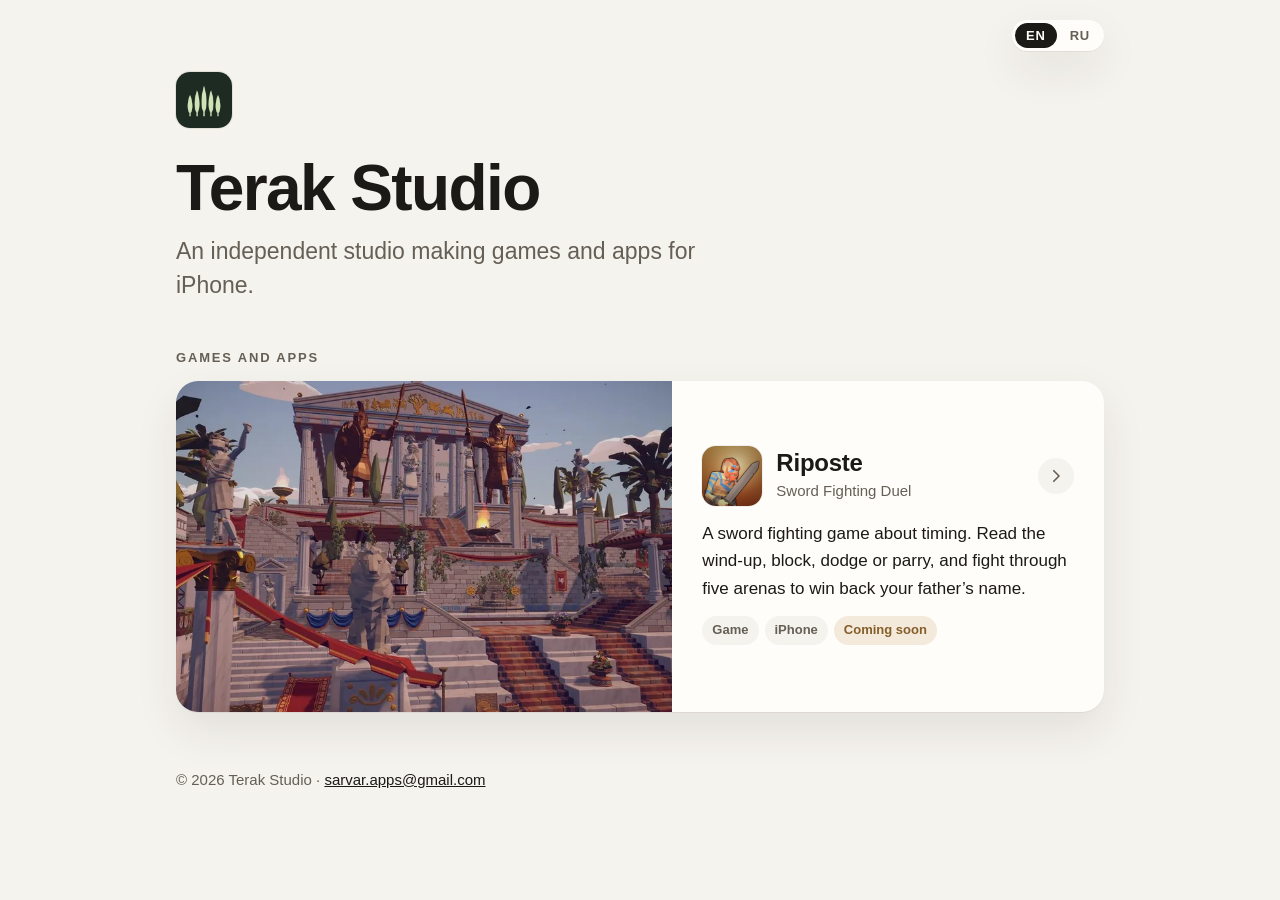
<file: index.html>
<!doctype html>
<html lang="en">
<head>
<meta charset="utf-8">
<meta name="viewport" content="width=device-width, initial-scale=1">
<title>Terak Studio · Games and apps for iPhone</title>
<meta name="description" content="Terak Studio makes games and apps for iPhone. Riposte: Sword Fighting Duel is coming soon.">
<meta name="theme-color" content="#f5f3ee" media="(prefers-color-scheme: light)">
<meta name="theme-color" content="#121110" media="(prefers-color-scheme: dark)">
<link rel="canonical" href="https://sarvar-anvarov.github.io/">
<link rel="alternate" hreflang="en" href="https://sarvar-anvarov.github.io/">
<link rel="alternate" hreflang="ru" href="https://sarvar-anvarov.github.io/ru/">
<link rel="alternate" hreflang="x-default" href="https://sarvar-anvarov.github.io/">
<script src="/assets/lang.js?v=2"></script>
<link rel="icon" href="/assets/icon-32.png" sizes="32x32" type="image/png">
<link rel="apple-touch-icon" href="/assets/icon-180.png">
<meta property="og:type" content="website">
<meta property="og:site_name" content="Terak Studio">
<meta property="og:title" content="Terak Studio · Games and apps for iPhone">
<meta property="og:description" content="An independent studio making games and apps for iPhone.">
<meta property="og:url" content="https://sarvar-anvarov.github.io/">
<meta property="og:image" content="https://sarvar-anvarov.github.io/riposte/assets/img/og.jpg">
<meta name="twitter:card" content="summary_large_image">
<link rel="stylesheet" href="/assets/site.css?v=2">
</head>
<body>
<header class="intro wrap">
  <nav class="langs" aria-label="Language"><a href="/" hreflang="en" lang="en" data-lang="en" aria-current="page">EN</a><a href="/ru/" hreflang="ru" lang="ru" data-lang="ru">RU</a></nav>
  <img class="mono" src="/assets/icon-180.png" alt="" width="56" height="56">
  <h1>Terak Studio</h1>
  <p class="lead">An independent studio making games and apps for iPhone.</p>
</header>

<main class="wrap">
  <h2 class="label">Games and apps</h2>
  <ul class="apps">
    <li class="app" style="--app-accent:#b27b30; --app-bg:#17110b">
      <div class="cover"><img src="/riposte/assets/img/cover.webp" alt="" width="960" height="504" loading="lazy"></div>
      <div class="body">
        <div class="head">
          <img class="icon" src="/riposte/assets/icon-180.png" alt="" width="60" height="60">
          <div><h3><a href="/riposte/">Riposte</a></h3><p>Sword Fighting Duel</p></div>
          <span class="go" aria-hidden="true"><svg viewBox="0 0 24 24" fill="none" stroke="currentColor" stroke-width="2.2" stroke-linecap="round" stroke-linejoin="round"><path d="M9 5l7 7-7 7"/></svg></span>
        </div>
        <p class="desc">A sword fighting game about timing. Read the wind-up, block, dodge or parry, and fight through five arenas to win back your father’s name.</p>
        <ul class="tags"><li>Game</li><li>iPhone</li><li class="soon">Coming soon</li></ul>
      </div>
    </li>
  </ul>
</main>

<footer class="site-foot wrap">
  © 2026 Terak Studio · <a href="mailto:sarvar.apps@gmail.com">sarvar.apps@gmail.com</a>
</footer>
</body>
</html>
</file>
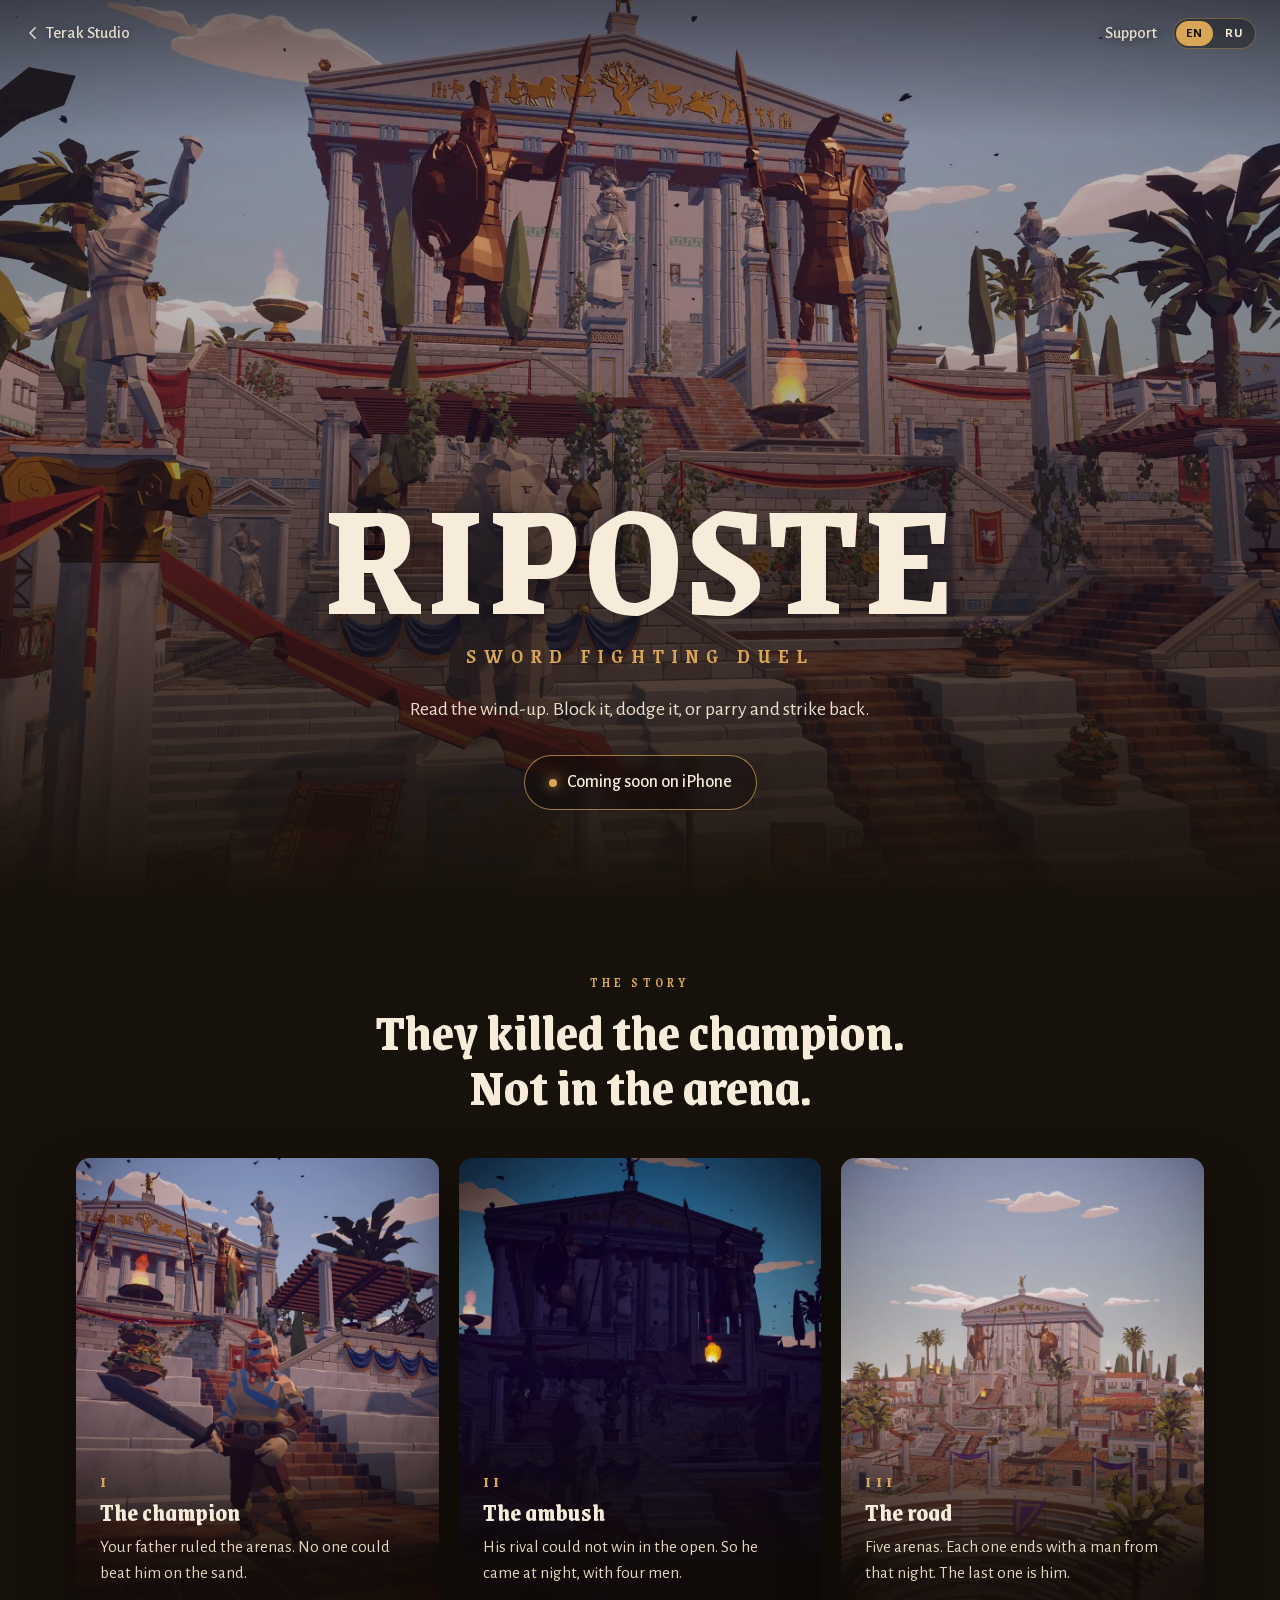
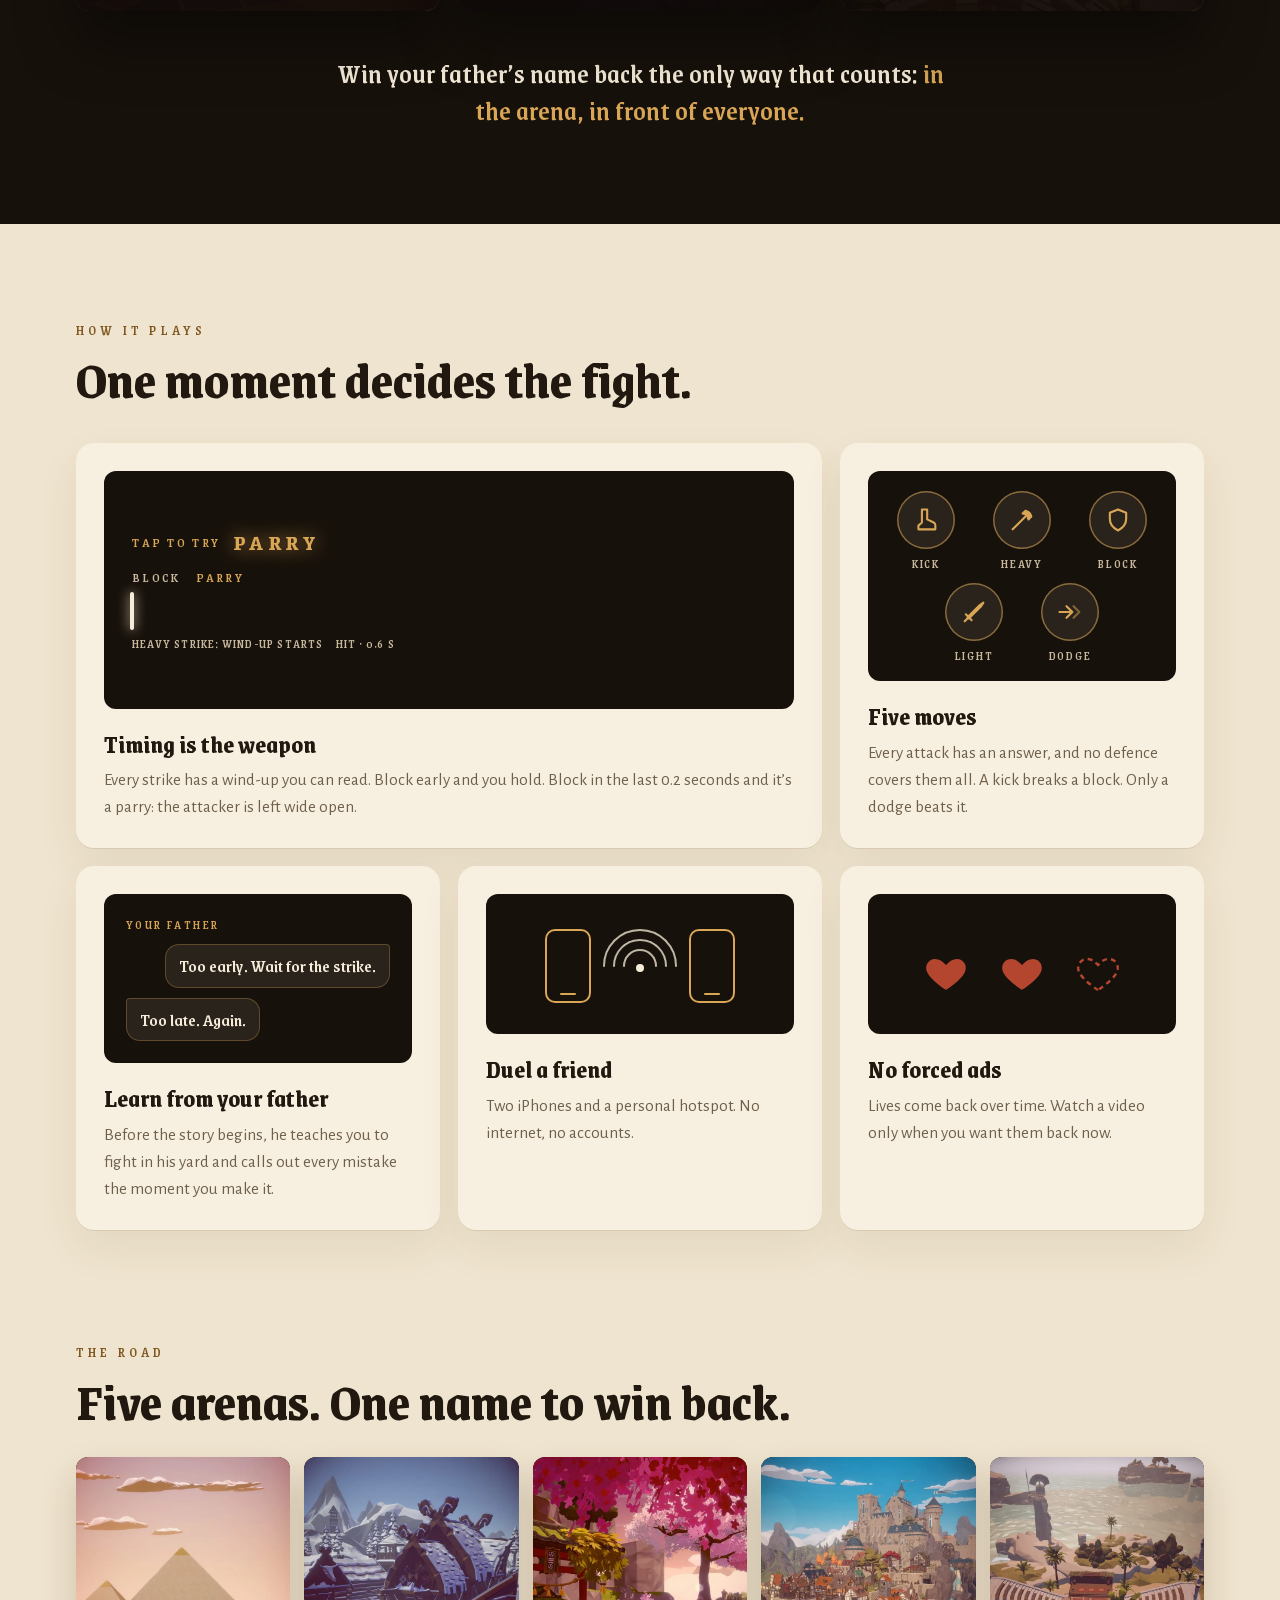
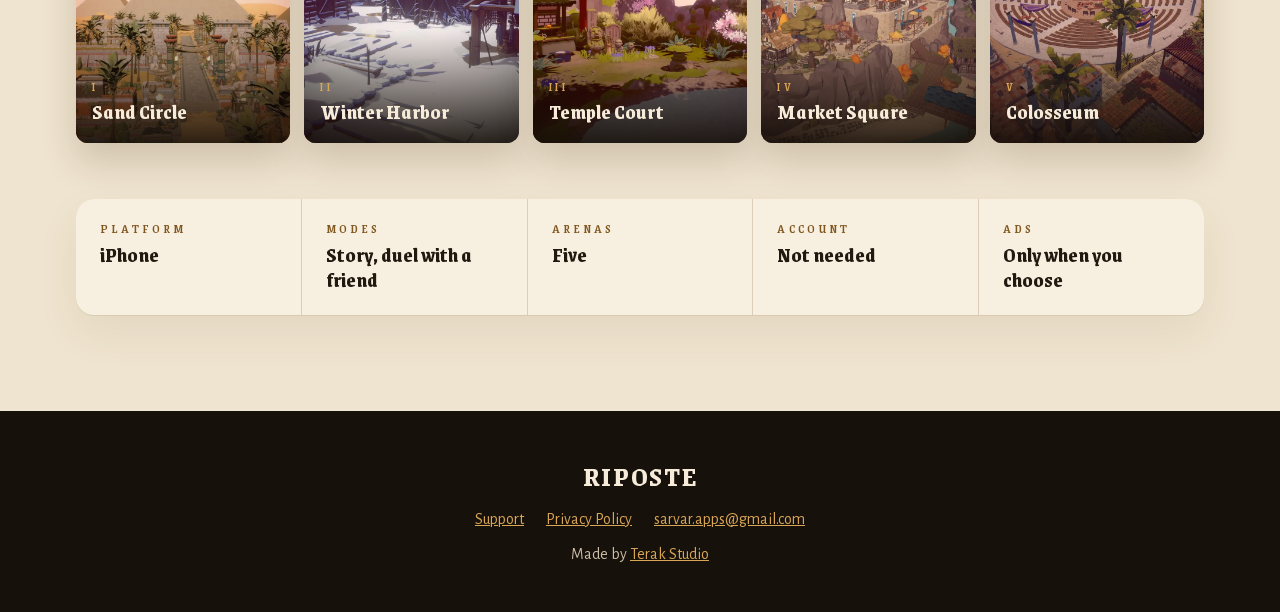
<file: riposte/index.html>
<!doctype html>
<html lang="en">
<head>
<meta charset="utf-8">
<meta name="viewport" content="width=device-width, initial-scale=1">
<title>Riposte: Sword Fighting Duel</title>
<meta name="description" content="A sword fighting game for iPhone about timing. Read the wind-up, block, dodge or parry, and fight through five arenas.">
<meta name="theme-color" content="#17110b">
<link rel="canonical" href="https://sarvar-anvarov.github.io/riposte/">
<link rel="alternate" hreflang="en" href="https://sarvar-anvarov.github.io/riposte/">
<link rel="alternate" hreflang="ru" href="https://sarvar-anvarov.github.io/ru/riposte/">
<link rel="alternate" hreflang="x-default" href="https://sarvar-anvarov.github.io/riposte/">
<script src="/assets/lang.js?v=2"></script>
<link rel="icon" href="assets/icon-32.png" sizes="32x32" type="image/png">
<link rel="apple-touch-icon" href="assets/icon-180.png">
<meta property="og:type" content="website">
<meta property="og:site_name" content="Riposte">
<meta property="og:title" content="Riposte: Sword Fighting Duel">
<meta property="og:description" content="Read the wind-up. Block it, dodge it, or parry and strike back.">
<meta property="og:url" content="https://sarvar-anvarov.github.io/riposte/">
<meta property="og:image" content="https://sarvar-anvarov.github.io/riposte/assets/img/og.jpg">
<meta property="og:image:width" content="1200">
<meta property="og:image:height" content="630">
<meta name="twitter:card" content="summary_large_image">
<link rel="preload" href="assets/fonts/grenze-latin.woff2" as="font" type="font/woff2" crossorigin>
<link rel="stylesheet" href="assets/riposte.css?v=2">
<script type="application/ld+json">
{
  "@context": "https://schema.org",
  "@type": "VideoGame",
  "name": "Riposte: Sword Fighting Duel",
  "description": "A sword fighting game for iPhone about timing. Read the wind-up, block, dodge or parry, and fight through five arenas.",
  "url": "https://sarvar-anvarov.github.io/riposte/",
  "image": "https://sarvar-anvarov.github.io/riposte/assets/img/og.jpg",
  "gamePlatform": "iPhone",
  "operatingSystem": "iOS",
  "applicationCategory": "GameApplication",
  "genre": ["Action", "Fighting"],
  "playMode": ["SinglePlayer", "MultiPlayer"],
  "author": { "@type": "Organization", "name": "Terak Studio", "url": "https://sarvar-anvarov.github.io/" }
}
</script>
<link rel="stylesheet" href="assets/landing.css?v=2">
</head>
<body>
<header class="hero">
  <div class="hero-nav">
    <a href="/"><svg viewBox="0 0 24 24" fill="none" stroke="currentColor" stroke-width="2" stroke-linecap="round" stroke-linejoin="round" aria-hidden="true"><path d="M15 5l-7 7 7 7"/></svg>Terak Studio</a>
    <div class="end"><a href="support.html">Support</a><nav class="langs" aria-label="Language"><a href="/riposte/" hreflang="en" lang="en" data-lang="en" aria-current="page">EN</a><a href="/ru/riposte/" hreflang="ru" lang="ru" data-lang="ru">RU</a></nav></div>
  </div>
  <picture class="hero-bg">
    <source media="(max-aspect-ratio: 4/5)" srcset="assets/img/hero-tall.webp" width="1080" height="1350">
    <img src="assets/img/hero.webp" alt="" width="2400" height="1350" fetchpriority="high">
  </picture>
  <h1>RIPOSTE</h1>
  <div class="sub">Sword Fighting Duel</div>
  <p>Read the wind-up. Block it, dodge it, or parry and strike back.</p>
  <span class="pill">Coming soon on iPhone</span>
</header>

<main>
<section class="acts">
  <div class="wrap">
    <div class="acts-head">
      <p class="kicker">The story</p>
      <h2>They killed the champion.<br>Not in the arena.</h2>
    </div>
    <div class="row">
      <article class="act"><img src="assets/img/act1.webp" alt="The champion with his sword on the temple steps" width="800" height="1000" loading="lazy"><div><b>I</b><h3>The champion</h3>
        <p>Your father ruled the arenas. No one could beat him on the sand.</p></div></article>
      <article class="act"><img src="assets/img/act2.webp" alt="A temple at night, lit by a single torch" width="800" height="1000" loading="lazy"><div><b>II</b><h3>The ambush</h3>
        <p>His rival could not win in the open. So he came at night, with four men.</p></div></article>
      <article class="act"><img src="assets/img/act3.webp" alt="The city and its temple, seen from the arena stands" width="800" height="1000" loading="lazy"><div><b>III</b><h3>The road</h3>
        <p>Five arenas. Each one ends with a man from that night. The last one is him.</p></div></article>
    </div>
    <p class="acts-foot">Win your father’s name back the only way that counts: <em>in the arena, in front of everyone.</em></p>
  </div>
</section>

<section class="play">
  <div class="wrap">
    <div class="play-head">
      <p class="kicker">How it plays</p>
      <h2>One moment decides the fight.</h2>
    </div>
    <div class="bento">
      <article class="tile span2">
        <button class="visual meter" type="button" aria-label="Try a parry: press when the marker reaches the gold zone">
          <span class="top" aria-hidden="true"><span class="say">Tap to try</span><span class="flash">PARRY</span></span>
          <span class="labels" aria-hidden="true"><span>Block</span><span>Parry</span></span>
          <span class="bar" aria-hidden="true"><i class="wind"></i><i class="win"></i><b class="cursor"></b></span>
          <span class="ticks" aria-hidden="true"><span><span class="wide">Heavy strike: </span>wind-up starts</span><span>Hit · 0.6 s</span></span>
        </button>
        <p class="sr" aria-live="polite"></p>
        <div><h3>Timing is the weapon</h3>
          <p>Every strike has a wind-up you can read. Block early and you hold. Block in the last 0.2 seconds and it’s a parry: the attacker is left wide open.</p></div>
      </article>

      <article class="tile">
        <div class="visual pad" aria-hidden="true">
          <span><i><svg viewBox="0 0 24 24" fill="none" stroke="currentColor" stroke-width="1.8" stroke-linecap="round" stroke-linejoin="round"><path d="M8.5 3h4.5v8.5l5.6 2.7c.9.4 1.4 1.3 1.4 2.3V20H5.5v-3.2l3-2.6z"/></svg></i>Kick</span>
          <span><i><svg viewBox="0 0 24 24" fill="none" stroke="currentColor" stroke-width="1.8" stroke-linecap="round" stroke-linejoin="round"><path d="M4 20 15 9"/><path d="M12.5 6.5 15 4c2.6.6 4.4 2.4 5 5l-2.5 2.5c-.4-2.4-2.6-4.6-5-5z" fill="currentColor"/></svg></i>Heavy</span>
          <span><i><svg viewBox="0 0 24 24" fill="none" stroke="currentColor" stroke-width="1.8" stroke-linejoin="round"><path d="M12 3l7 2.8V11c0 4.6-3 8-7 10-4-2-7-5.4-7-10V5.8z"/></svg></i>Block</span>
          <span class="shift"><i><svg viewBox="0 0 24 24" fill="none" stroke="currentColor" stroke-width="1.8" stroke-linecap="round" stroke-linejoin="round"><path d="M4 20l3-3"/><path d="M6.5 16.5 17 6l3-2-1.9 3.1L7.5 17.5"/><path d="M5 14l5 5"/></svg></i>Light</span>
          <span><i><svg viewBox="0 0 24 24" fill="none" stroke="currentColor" stroke-width="1.8" stroke-linecap="round" stroke-linejoin="round"><path d="M3 12h9"/><path d="M9 7l5 5-5 5"/><path d="M15 7l5 5-5 5" opacity=".5"/></svg></i>Dodge</span>
        </div>
        <div><h3>Five moves</h3>
          <p>Every attack has an answer, and no defence covers them all. A kick breaks a block. Only a dodge beats it.</p></div>
      </article>

      <article class="tile">
        <div class="visual lines" aria-hidden="true">
          <small>Your father</small>
          <q>Too early. Wait for the strike.</q>
          <q>Too late. Again.</q>
        </div>
        <div><h3>Learn from your father</h3>
          <p>Before the story begins, he teaches you to fight in his yard and calls out every mistake the moment you make it.</p></div>
      </article>

      <article class="tile duel">
        <div class="visual" aria-hidden="true">
          <svg viewBox="0 0 240 96" fill="none" stroke-linecap="round">
            <rect x="26" y="14" width="44" height="72" rx="9" stroke="#d9a656" stroke-width="2"/><path d="M41 78h14" stroke="#d9a656" stroke-width="2"/>
            <rect x="170" y="14" width="44" height="72" rx="9" stroke="#d9a656" stroke-width="2"/><path d="M185 78h14" stroke="#d9a656" stroke-width="2"/>
            <path d="M104 50a16 16 0 0 1 32 0M94 50a26 26 0 0 1 52 0M84 50a36 36 0 0 1 72 0" stroke="#f6ecd9" stroke-width="2" opacity=".75"/>
            <circle cx="120" cy="52" r="4" fill="#f6ecd9"/>
          </svg>
        </div>
        <div><h3>Duel a friend</h3>
          <p>Two iPhones and a personal hotspot. No internet, no accounts.</p></div>
      </article>

      <article class="tile fair">
        <div class="visual" aria-hidden="true">
          <svg viewBox="0 0 240 96">
            <g fill="#b4462f">
              <path d="M44 74s-14-8.8-18.6-17.2C22 50.4 26 43 33.2 43c4 0 7.2 2.2 10.8 6 3.6-3.8 6.8-6 10.8-6 7.2 0 11.2 7.4 7.8 13.8C58 65.2 44 74 44 74z"/>
              <path d="M120 74s-14-8.8-18.6-17.2C98 50.4 102 43 109.2 43c4 0 7.2 2.2 10.8 6 3.6-3.8 6.8-6 10.8-6 7.2 0 11.2 7.4 7.8 13.8C134 65.2 120 74 120 74z"/>
            </g>
            <path d="M196 74s-14-8.8-18.6-17.2C174 50.4 178 43 185.2 43c4 0 7.2 2.2 10.8 6 3.6-3.8 6.8-6 10.8-6 7.2 0 11.2 7.4 7.8 13.8C210 65.2 196 74 196 74z" fill="none" stroke="#b4462f" stroke-width="2.4" stroke-dasharray="5 4"/>
          </svg>
        </div>
        <div><h3>No forced ads</h3>
          <p>Lives come back over time. Watch a video only when you want them back now.</p></div>
      </article>
    </div>
  </div>
</section>

<section class="arenas">
  <div class="wrap">
    <p class="kicker">The road</p>
    <h2>Five arenas. One name to win back.</h2>
    <div class="strip">
      <div class="card"><img src="assets/img/arena1.webp" alt="" width="720" height="960" loading="lazy"><span><small>I</small>Sand Circle</span></div>
      <div class="card"><img src="assets/img/arena2.webp" alt="" width="720" height="960" loading="lazy"><span><small>II</small>Winter Harbor</span></div>
      <div class="card"><img src="assets/img/arena3.webp" alt="" width="720" height="960" loading="lazy"><span><small>III</small>Temple Court</span></div>
      <div class="card"><img src="assets/img/arena4.webp" alt="" width="720" height="960" loading="lazy"><span><small>IV</small>Market Square</span></div>
      <div class="card"><img src="assets/img/arena5.webp" alt="" width="720" height="960" loading="lazy"><span><small>V</small>Colosseum</span></div>
    </div>
  </div>
</section>

<section class="glance" aria-label="At a glance">
  <div class="wrap">
    <dl>
      <div><dt>Platform</dt><dd>iPhone</dd></div>
      <div><dt>Modes</dt><dd>Story, duel with a friend</dd></div>
      <div><dt>Arenas</dt><dd>Five</dd></div>
      <div><dt>Account</dt><dd>Not needed</dd></div>
      <div><dt>Ads</dt><dd>Only when you choose</dd></div>
    </dl>
  </div>
</section>
</main>

<footer class="foot">
  <b>RIPOSTE</b>
  <nav><a href="support.html">Support</a><a href="privacy.html">Privacy Policy</a><a href="mailto:sarvar.apps@gmail.com">sarvar.apps@gmail.com</a></nav>
  <p>Made by <a href="/">Terak Studio</a></p>
</footer>

<script src="assets/landing.js?v=2"></script>
</body>
</html>
</file>
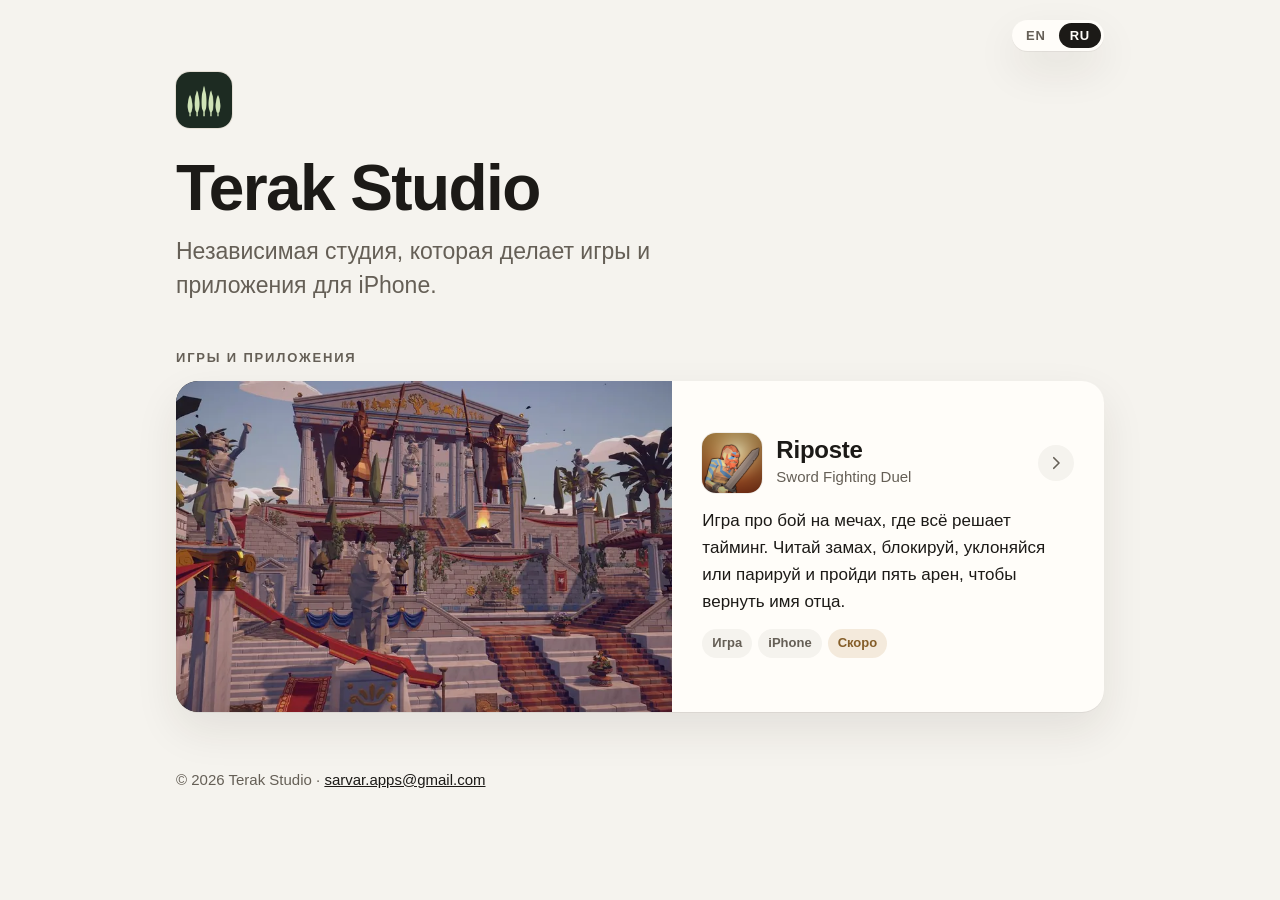
<file: ru/index.html>
<!doctype html>
<html lang="ru">
<head>
<meta charset="utf-8">
<meta name="viewport" content="width=device-width, initial-scale=1">
<title>Terak Studio · Игры и приложения для iPhone</title>
<meta name="description" content="Terak Studio делает игры и приложения для iPhone. Скоро выйдет Riposte: Sword Fighting Duel.">
<meta name="theme-color" content="#f5f3ee" media="(prefers-color-scheme: light)">
<meta name="theme-color" content="#121110" media="(prefers-color-scheme: dark)">
<link rel="canonical" href="https://sarvar-anvarov.github.io/ru/">
<link rel="alternate" hreflang="en" href="https://sarvar-anvarov.github.io/">
<link rel="alternate" hreflang="ru" href="https://sarvar-anvarov.github.io/ru/">
<link rel="alternate" hreflang="x-default" href="https://sarvar-anvarov.github.io/">
<script src="/assets/lang.js?v=2"></script>
<link rel="icon" href="/assets/icon-32.png" sizes="32x32" type="image/png">
<link rel="apple-touch-icon" href="/assets/icon-180.png">
<meta property="og:type" content="website">
<meta property="og:site_name" content="Terak Studio">
<meta property="og:title" content="Terak Studio · Игры и приложения для iPhone">
<meta property="og:description" content="Независимая студия, которая делает игры и приложения для iPhone.">
<meta property="og:url" content="https://sarvar-anvarov.github.io/ru/">
<meta property="og:image" content="https://sarvar-anvarov.github.io/riposte/assets/img/og.jpg">
<meta name="twitter:card" content="summary_large_image">
<link rel="stylesheet" href="/assets/site.css?v=2">
</head>
<body>
<header class="intro wrap">
  <nav class="langs" aria-label="Язык"><a href="/" hreflang="en" lang="en" data-lang="en">EN</a><a href="/ru/" hreflang="ru" lang="ru" data-lang="ru" aria-current="page">RU</a></nav>
  <img class="mono" src="/assets/icon-180.png" alt="" width="56" height="56">
  <h1>Terak Studio</h1>
  <p class="lead">Независимая студия, которая делает игры и приложения для iPhone.</p>
</header>

<main class="wrap">
  <h2 class="label">Игры и приложения</h2>
  <ul class="apps">
    <li class="app" style="--app-accent:#b27b30; --app-bg:#17110b">
      <div class="cover"><img src="/riposte/assets/img/cover.webp" alt="" width="960" height="504" loading="lazy"></div>
      <div class="body">
        <div class="head">
          <img class="icon" src="/riposte/assets/icon-180.png" alt="" width="60" height="60">
          <div><h3><a href="/ru/riposte/">Riposte</a></h3><p>Sword Fighting Duel</p></div>
          <span class="go" aria-hidden="true"><svg viewBox="0 0 24 24" fill="none" stroke="currentColor" stroke-width="2.2" stroke-linecap="round" stroke-linejoin="round"><path d="M9 5l7 7-7 7"/></svg></span>
        </div>
        <p class="desc">Игра про бой на мечах, где всё решает тайминг. Читай замах, блокируй, уклоняйся или парируй и пройди пять арен, чтобы вернуть имя отца.</p>
        <ul class="tags"><li>Игра</li><li>iPhone</li><li class="soon">Скоро</li></ul>
      </div>
    </li>
  </ul>
</main>

<footer class="site-foot wrap">
  © 2026 Terak Studio · <a href="mailto:sarvar.apps@gmail.com">sarvar.apps@gmail.com</a>
</footer>
</body>
</html>
</file>
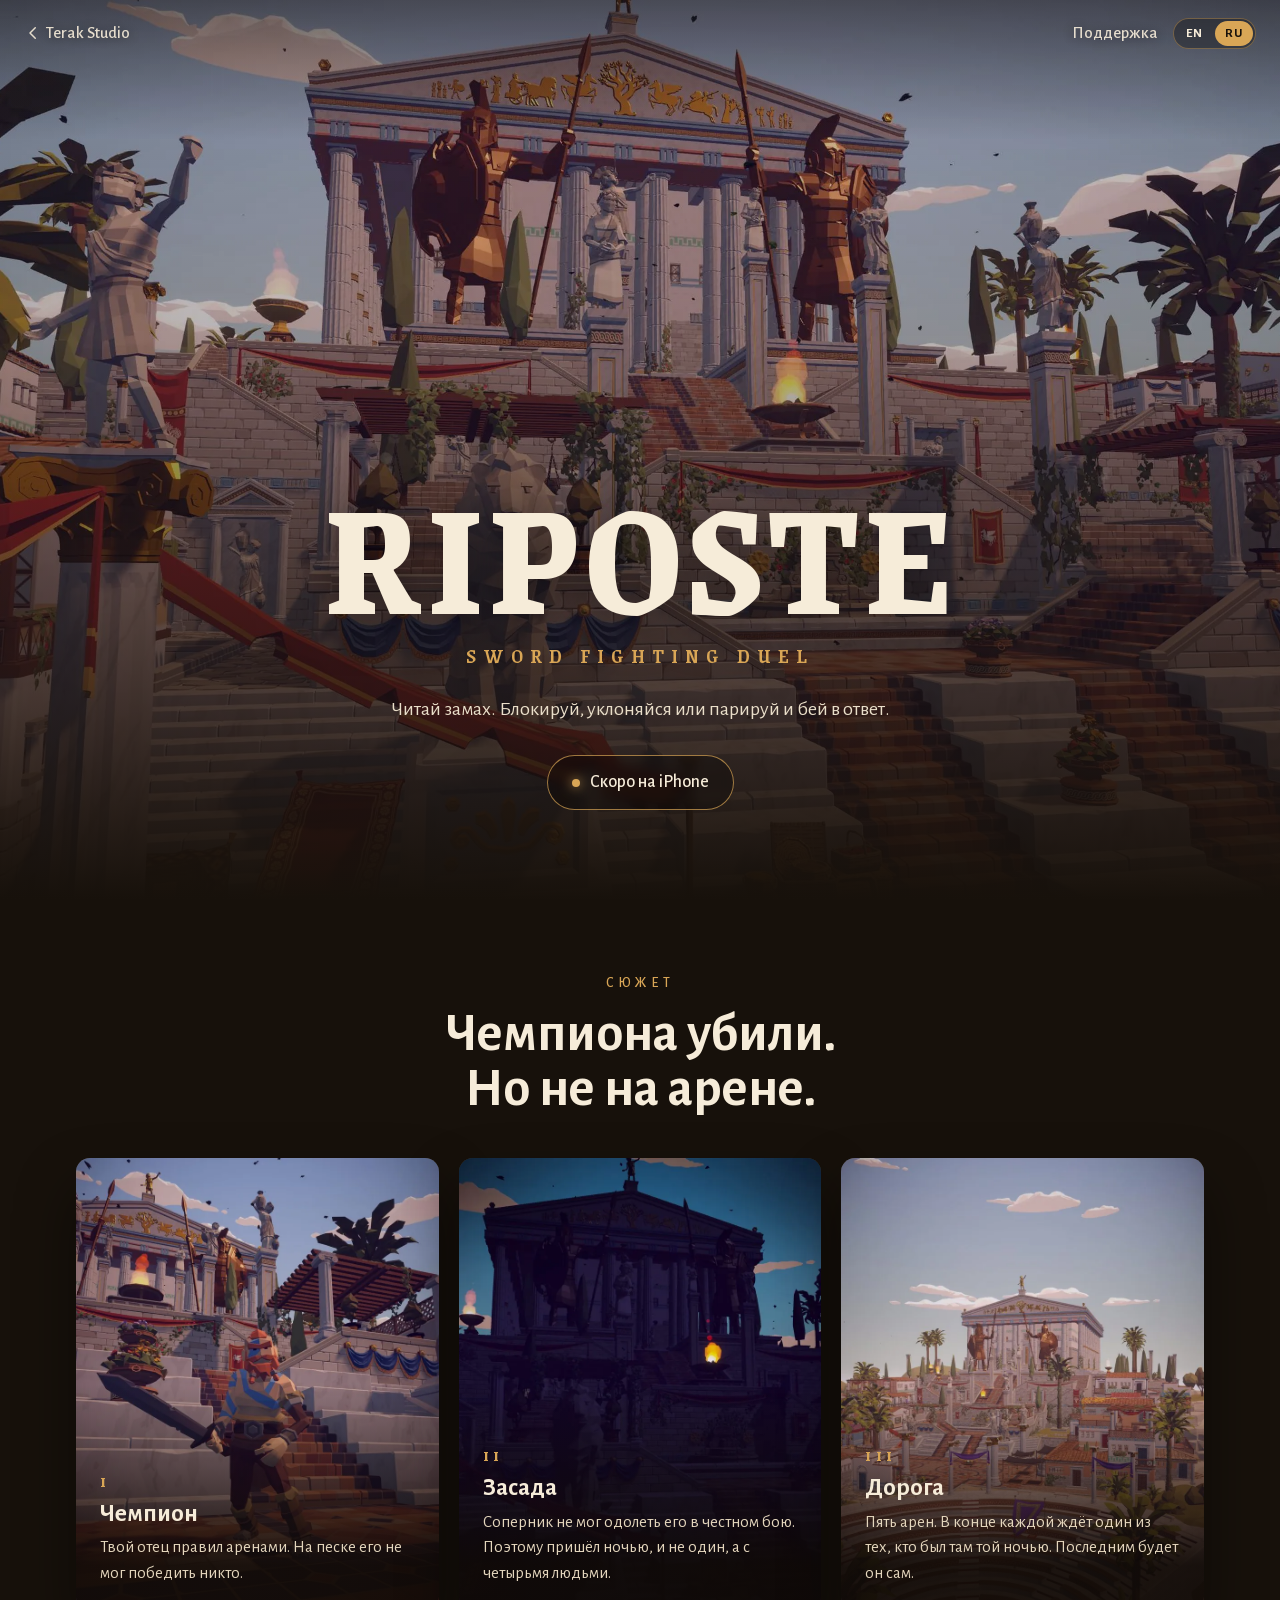
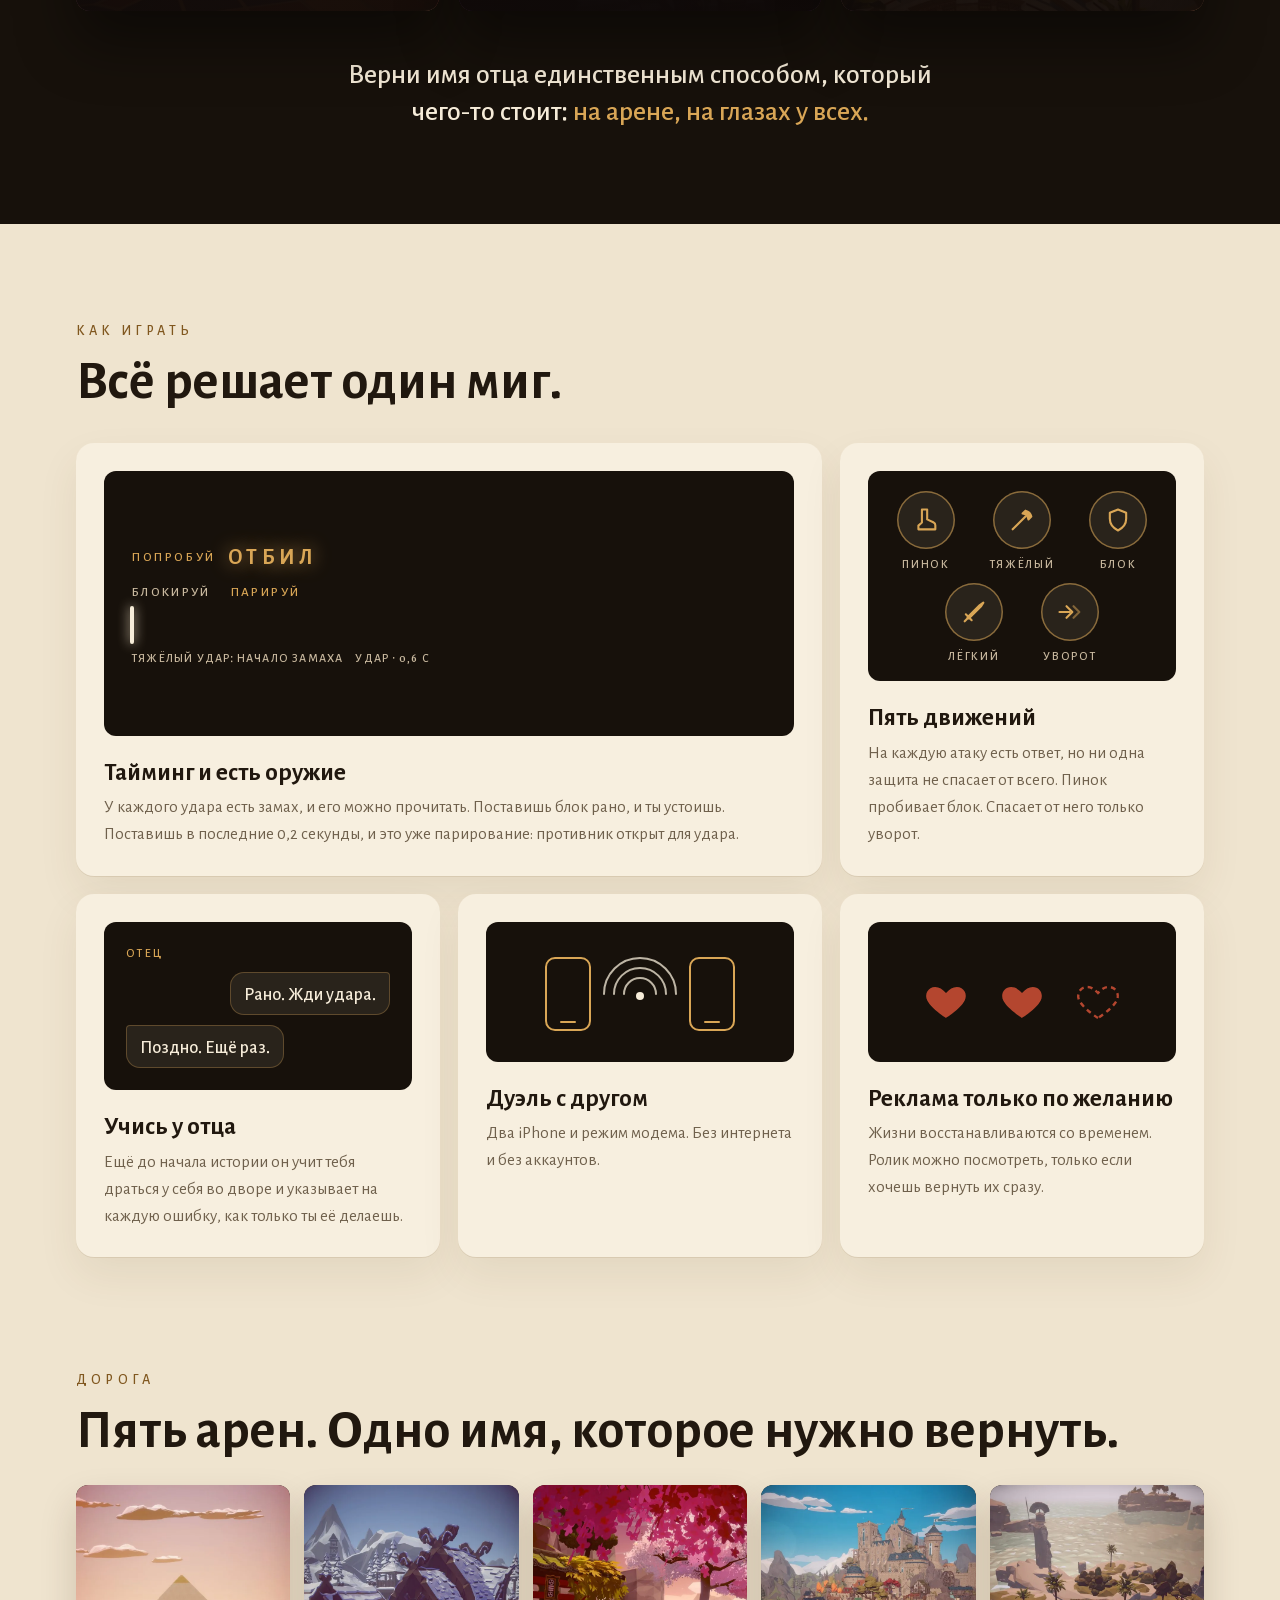
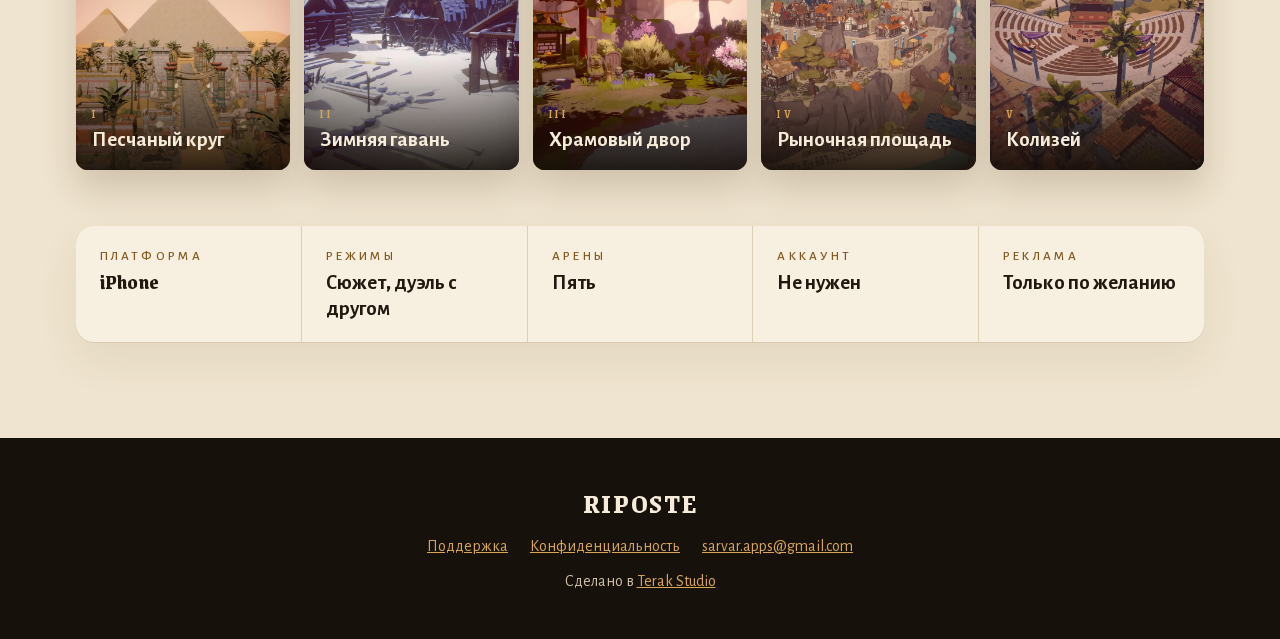
<file: ru/riposte/index.html>
<!doctype html>
<html lang="ru">
<head>
<meta charset="utf-8">
<meta name="viewport" content="width=device-width, initial-scale=1">
<title>Riposte: Sword Fighting Duel</title>
<meta name="description" content="Игра про бой на мечах для iPhone, где всё решает тайминг. Читай замах, блокируй, уклоняйся или парируй и пройди пять арен.">
<meta name="theme-color" content="#17110b">
<link rel="canonical" href="https://sarvar-anvarov.github.io/ru/riposte/">
<link rel="alternate" hreflang="en" href="https://sarvar-anvarov.github.io/riposte/">
<link rel="alternate" hreflang="ru" href="https://sarvar-anvarov.github.io/ru/riposte/">
<link rel="alternate" hreflang="x-default" href="https://sarvar-anvarov.github.io/riposte/">
<script src="/assets/lang.js?v=2"></script>
<link rel="icon" href="/riposte/assets/icon-32.png" sizes="32x32" type="image/png">
<link rel="apple-touch-icon" href="/riposte/assets/icon-180.png">
<meta property="og:type" content="website">
<meta property="og:site_name" content="Riposte">
<meta property="og:title" content="Riposte: Sword Fighting Duel">
<meta property="og:description" content="Читай замах. Блокируй, уклоняйся или парируй и бей в ответ.">
<meta property="og:url" content="https://sarvar-anvarov.github.io/ru/riposte/">
<meta property="og:image" content="https://sarvar-anvarov.github.io/riposte/assets/img/og.jpg">
<meta property="og:image:width" content="1200">
<meta property="og:image:height" content="630">
<meta name="twitter:card" content="summary_large_image">
<link rel="preload" href="/riposte/assets/fonts/grenze-latin.woff2" as="font" type="font/woff2" crossorigin>
<link rel="stylesheet" href="/riposte/assets/riposte.css?v=2">
<script type="application/ld+json">
{
  "@context": "https://schema.org",
  "@type": "VideoGame",
  "name": "Riposte: Sword Fighting Duel",
  "description": "Игра про бой на мечах для iPhone, где всё решает тайминг. Читай замах, блокируй, уклоняйся или парируй и пройди пять арен.",
  "url": "https://sarvar-anvarov.github.io/ru/riposte/",
  "image": "https://sarvar-anvarov.github.io/riposte/assets/img/og.jpg",
  "gamePlatform": "iPhone",
  "operatingSystem": "iOS",
  "applicationCategory": "GameApplication",
  "genre": ["Action", "Fighting"],
  "playMode": ["SinglePlayer", "MultiPlayer"],
  "author": { "@type": "Organization", "name": "Terak Studio", "url": "https://sarvar-anvarov.github.io/ru/" }
}
</script>
<link rel="stylesheet" href="/riposte/assets/landing.css?v=2">
</head>
<body>
<header class="hero">
  <div class="hero-nav">
    <a href="/ru/"><svg viewBox="0 0 24 24" fill="none" stroke="currentColor" stroke-width="2" stroke-linecap="round" stroke-linejoin="round" aria-hidden="true"><path d="M15 5l-7 7 7 7"/></svg>Terak Studio</a>
    <div class="end"><a href="support.html">Поддержка</a><nav class="langs" aria-label="Язык"><a href="/riposte/" hreflang="en" lang="en" data-lang="en">EN</a><a href="/ru/riposte/" hreflang="ru" lang="ru" data-lang="ru" aria-current="page">RU</a></nav></div>
  </div>
  <picture class="hero-bg">
    <source media="(max-aspect-ratio: 4/5)" srcset="/riposte/assets/img/hero-tall.webp" width="1080" height="1350">
    <img src="/riposte/assets/img/hero.webp" alt="" width="2400" height="1350" fetchpriority="high">
  </picture>
  <h1>RIPOSTE</h1>
  <div class="sub">Sword Fighting Duel</div>
  <p>Читай замах. Блокируй, уклоняйся или парируй и бей в ответ.</p>
  <span class="pill">Скоро на iPhone</span>
</header>

<main>
<section class="acts">
  <div class="wrap">
    <div class="acts-head">
      <p class="kicker">Сюжет</p>
      <h2>Чемпиона убили.<br>Но не на арене.</h2>
    </div>
    <div class="row">
      <article class="act"><img src="/riposte/assets/img/act1.webp" alt="Чемпион с мечом на ступенях храма" width="800" height="1000" loading="lazy"><div><b>I</b><h3>Чемпион</h3>
        <p>Твой отец правил аренами. На песке его не мог победить никто.</p></div></article>
      <article class="act"><img src="/riposte/assets/img/act2.webp" alt="Храм ночью, освещённый одним факелом" width="800" height="1000" loading="lazy"><div><b>II</b><h3>Засада</h3>
        <p>Соперник не мог одолеть его в честном бою. Поэтому пришёл ночью, и не один, а с четырьмя людьми.</p></div></article>
      <article class="act"><img src="/riposte/assets/img/act3.webp" alt="Город и храм, вид с трибун арены" width="800" height="1000" loading="lazy"><div><b>III</b><h3>Дорога</h3>
        <p>Пять арен. В конце каждой ждёт один из тех, кто был там той ночью. Последним будет он сам.</p></div></article>
    </div>
    <p class="acts-foot">Верни имя отца единственным способом, который чего-то стоит: <em>на арене, на глазах у всех.</em></p>
  </div>
</section>

<section class="play">
  <div class="wrap">
    <div class="play-head">
      <p class="kicker">Как играть</p>
      <h2>Всё решает один миг.</h2>
    </div>
    <div class="bento">
      <article class="tile span2">
        <button class="visual meter" type="button" aria-label="Попробуй парировать: нажми, когда метка дойдёт до золотой зоны">
          <span class="top" aria-hidden="true"><span class="say">Попробуй</span><span class="flash">ОТБИЛ</span></span>
          <span class="labels" aria-hidden="true"><span>Блокируй</span><span>Парируй</span></span>
          <span class="bar" aria-hidden="true"><i class="wind"></i><i class="win"></i><b class="cursor"></b></span>
          <span class="ticks" aria-hidden="true"><span><span class="wide">Тяжёлый удар: </span>начало замаха</span><span>Удар · 0,6 с</span></span>
        </button>
        <p class="sr" aria-live="polite"></p>
        <div><h3>Тайминг и есть оружие</h3>
          <p>У каждого удара есть замах, и его можно прочитать. Поставишь блок рано, и ты устоишь. Поставишь в последние 0,2 секунды, и это уже парирование: противник открыт для удара.</p></div>
      </article>

      <article class="tile">
        <div class="visual pad" aria-hidden="true">
          <span><i><svg viewBox="0 0 24 24" fill="none" stroke="currentColor" stroke-width="1.8" stroke-linecap="round" stroke-linejoin="round"><path d="M8.5 3h4.5v8.5l5.6 2.7c.9.4 1.4 1.3 1.4 2.3V20H5.5v-3.2l3-2.6z"/></svg></i>Пинок</span>
          <span><i><svg viewBox="0 0 24 24" fill="none" stroke="currentColor" stroke-width="1.8" stroke-linecap="round" stroke-linejoin="round"><path d="M4 20 15 9"/><path d="M12.5 6.5 15 4c2.6.6 4.4 2.4 5 5l-2.5 2.5c-.4-2.4-2.6-4.6-5-5z" fill="currentColor"/></svg></i>Тяжёлый</span>
          <span><i><svg viewBox="0 0 24 24" fill="none" stroke="currentColor" stroke-width="1.8" stroke-linejoin="round"><path d="M12 3l7 2.8V11c0 4.6-3 8-7 10-4-2-7-5.4-7-10V5.8z"/></svg></i>Блок</span>
          <span class="shift"><i><svg viewBox="0 0 24 24" fill="none" stroke="currentColor" stroke-width="1.8" stroke-linecap="round" stroke-linejoin="round"><path d="M4 20l3-3"/><path d="M6.5 16.5 17 6l3-2-1.9 3.1L7.5 17.5"/><path d="M5 14l5 5"/></svg></i>Лёгкий</span>
          <span><i><svg viewBox="0 0 24 24" fill="none" stroke="currentColor" stroke-width="1.8" stroke-linecap="round" stroke-linejoin="round"><path d="M3 12h9"/><path d="M9 7l5 5-5 5"/><path d="M15 7l5 5-5 5" opacity=".5"/></svg></i>Уворот</span>
        </div>
        <div><h3>Пять движений</h3>
          <p>На каждую атаку есть ответ, но ни одна защита не спасает от всего. Пинок пробивает блок. Спасает от него только уворот.</p></div>
      </article>

      <article class="tile">
        <div class="visual lines" aria-hidden="true">
          <small>Отец</small>
          <q>Рано. Жди удара.</q>
          <q>Поздно. Ещё раз.</q>
        </div>
        <div><h3>Учись у отца</h3>
          <p>Ещё до начала истории он учит тебя драться у себя во дворе и указывает на каждую ошибку, как только ты её делаешь.</p></div>
      </article>

      <article class="tile duel">
        <div class="visual" aria-hidden="true">
          <svg viewBox="0 0 240 96" fill="none" stroke-linecap="round">
            <rect x="26" y="14" width="44" height="72" rx="9" stroke="#d9a656" stroke-width="2"/><path d="M41 78h14" stroke="#d9a656" stroke-width="2"/>
            <rect x="170" y="14" width="44" height="72" rx="9" stroke="#d9a656" stroke-width="2"/><path d="M185 78h14" stroke="#d9a656" stroke-width="2"/>
            <path d="M104 50a16 16 0 0 1 32 0M94 50a26 26 0 0 1 52 0M84 50a36 36 0 0 1 72 0" stroke="#f6ecd9" stroke-width="2" opacity=".75"/>
            <circle cx="120" cy="52" r="4" fill="#f6ecd9"/>
          </svg>
        </div>
        <div><h3>Дуэль с другом</h3>
          <p>Два iPhone и режим модема. Без интернета и без аккаунтов.</p></div>
      </article>

      <article class="tile fair">
        <div class="visual" aria-hidden="true">
          <svg viewBox="0 0 240 96">
            <g fill="#b4462f">
              <path d="M44 74s-14-8.8-18.6-17.2C22 50.4 26 43 33.2 43c4 0 7.2 2.2 10.8 6 3.6-3.8 6.8-6 10.8-6 7.2 0 11.2 7.4 7.8 13.8C58 65.2 44 74 44 74z"/>
              <path d="M120 74s-14-8.8-18.6-17.2C98 50.4 102 43 109.2 43c4 0 7.2 2.2 10.8 6 3.6-3.8 6.8-6 10.8-6 7.2 0 11.2 7.4 7.8 13.8C134 65.2 120 74 120 74z"/>
            </g>
            <path d="M196 74s-14-8.8-18.6-17.2C174 50.4 178 43 185.2 43c4 0 7.2 2.2 10.8 6 3.6-3.8 6.8-6 10.8-6 7.2 0 11.2 7.4 7.8 13.8C210 65.2 196 74 196 74z" fill="none" stroke="#b4462f" stroke-width="2.4" stroke-dasharray="5 4"/>
          </svg>
        </div>
        <div><h3>Реклама только по желанию</h3>
          <p>Жизни восстанавливаются со временем. Ролик можно посмотреть, только если хочешь вернуть их сразу.</p></div>
      </article>
    </div>
  </div>
</section>

<section class="arenas">
  <div class="wrap">
    <p class="kicker">Дорога</p>
    <h2>Пять арен. Одно имя, которое нужно вернуть.</h2>
    <div class="strip">
      <div class="card"><img src="/riposte/assets/img/arena1.webp" alt="" width="720" height="960" loading="lazy"><span><small>I</small>Песчаный круг</span></div>
      <div class="card"><img src="/riposte/assets/img/arena2.webp" alt="" width="720" height="960" loading="lazy"><span><small>II</small>Зимняя гавань</span></div>
      <div class="card"><img src="/riposte/assets/img/arena3.webp" alt="" width="720" height="960" loading="lazy"><span><small>III</small>Храмовый двор</span></div>
      <div class="card"><img src="/riposte/assets/img/arena4.webp" alt="" width="720" height="960" loading="lazy"><span><small>IV</small>Рыночная площадь</span></div>
      <div class="card"><img src="/riposte/assets/img/arena5.webp" alt="" width="720" height="960" loading="lazy"><span><small>V</small>Колизей</span></div>
    </div>
  </div>
</section>

<section class="glance" aria-label="Коротко об игре">
  <div class="wrap">
    <dl>
      <div><dt>Платформа</dt><dd>iPhone</dd></div>
      <div><dt>Режимы</dt><dd>Сюжет, дуэль с другом</dd></div>
      <div><dt>Арены</dt><dd>Пять</dd></div>
      <div><dt>Аккаунт</dt><dd>Не нужен</dd></div>
      <div><dt>Реклама</dt><dd>Только по желанию</dd></div>
    </dl>
  </div>
</section>
</main>

<footer class="foot">
  <b>RIPOSTE</b>
  <nav><a href="support.html">Поддержка</a><a href="privacy.html">Конфиденциальность</a><a href="mailto:sarvar.apps@gmail.com">sarvar.apps@gmail.com</a></nav>
  <p>Сделано в <a href="/ru/">Terak Studio</a></p>
</footer>

<script src="/riposte/assets/landing.js?v=2"></script>
</body>
</html>
</file>
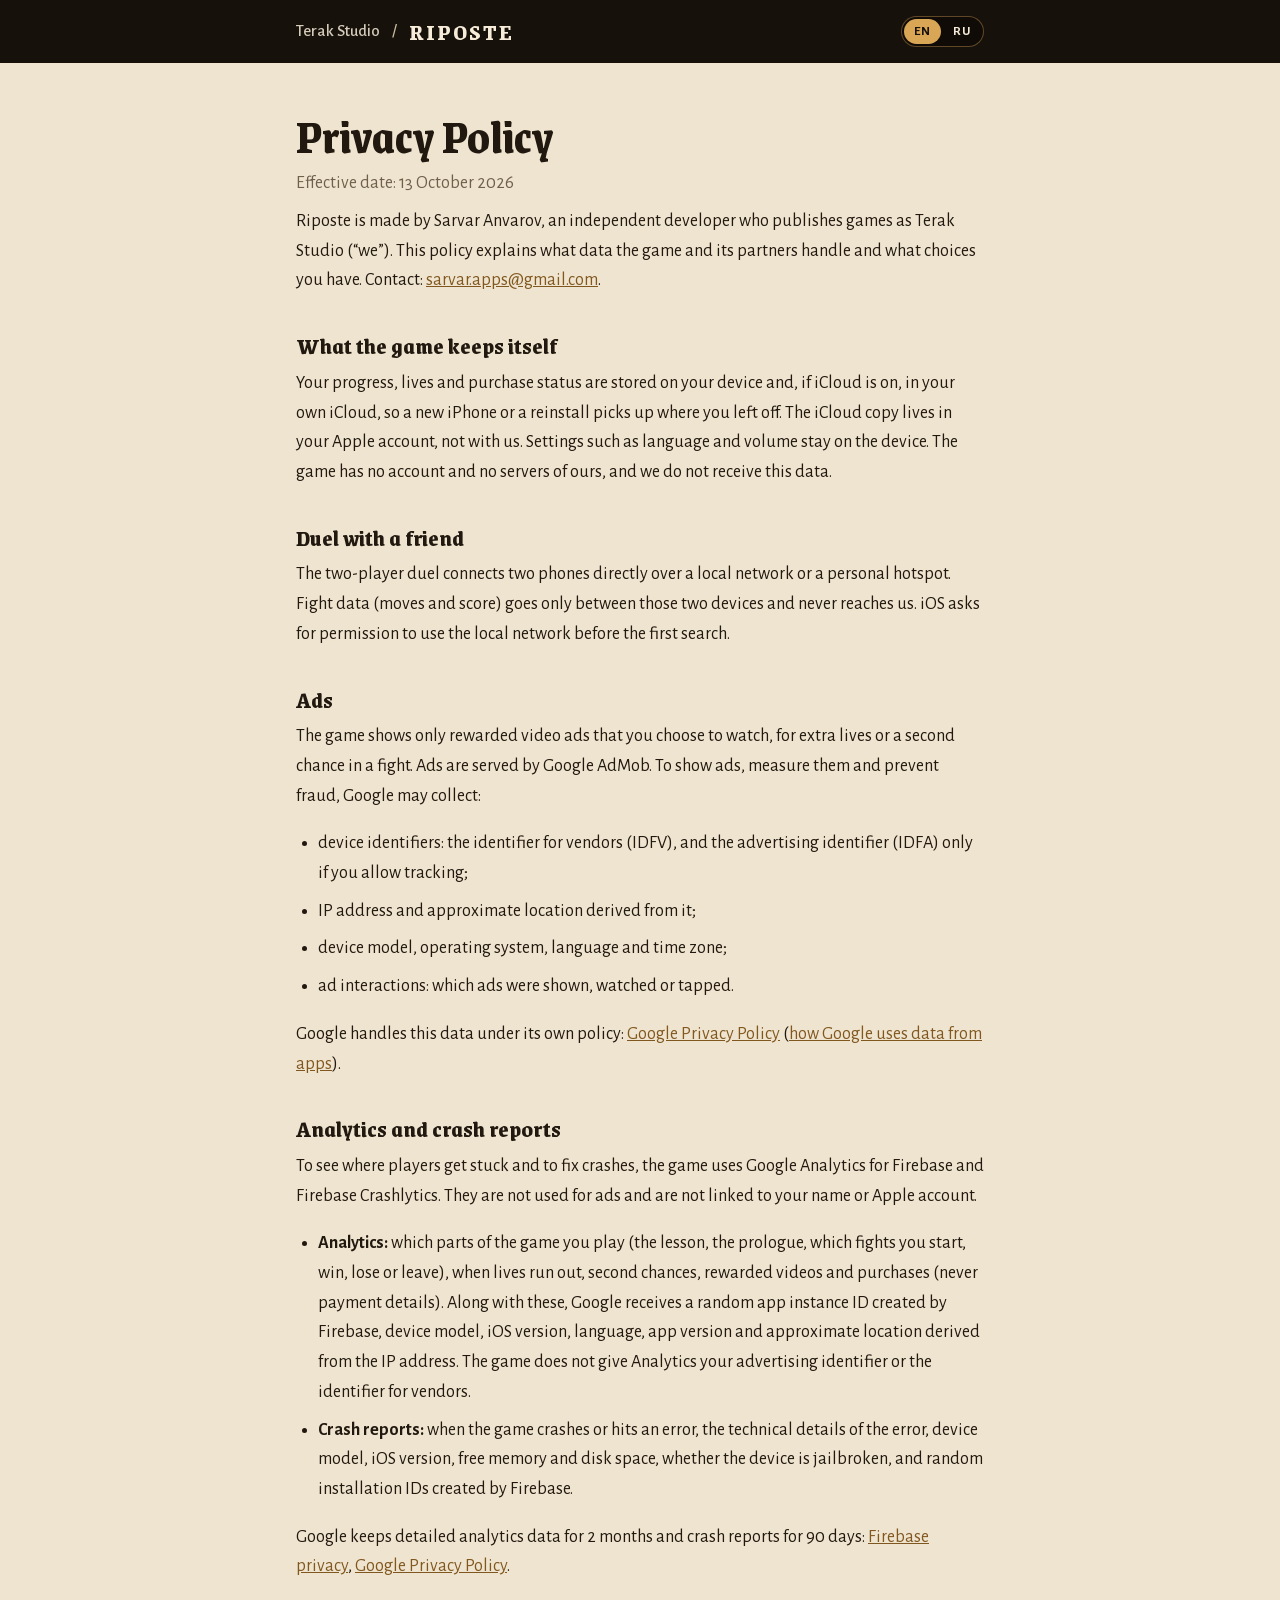
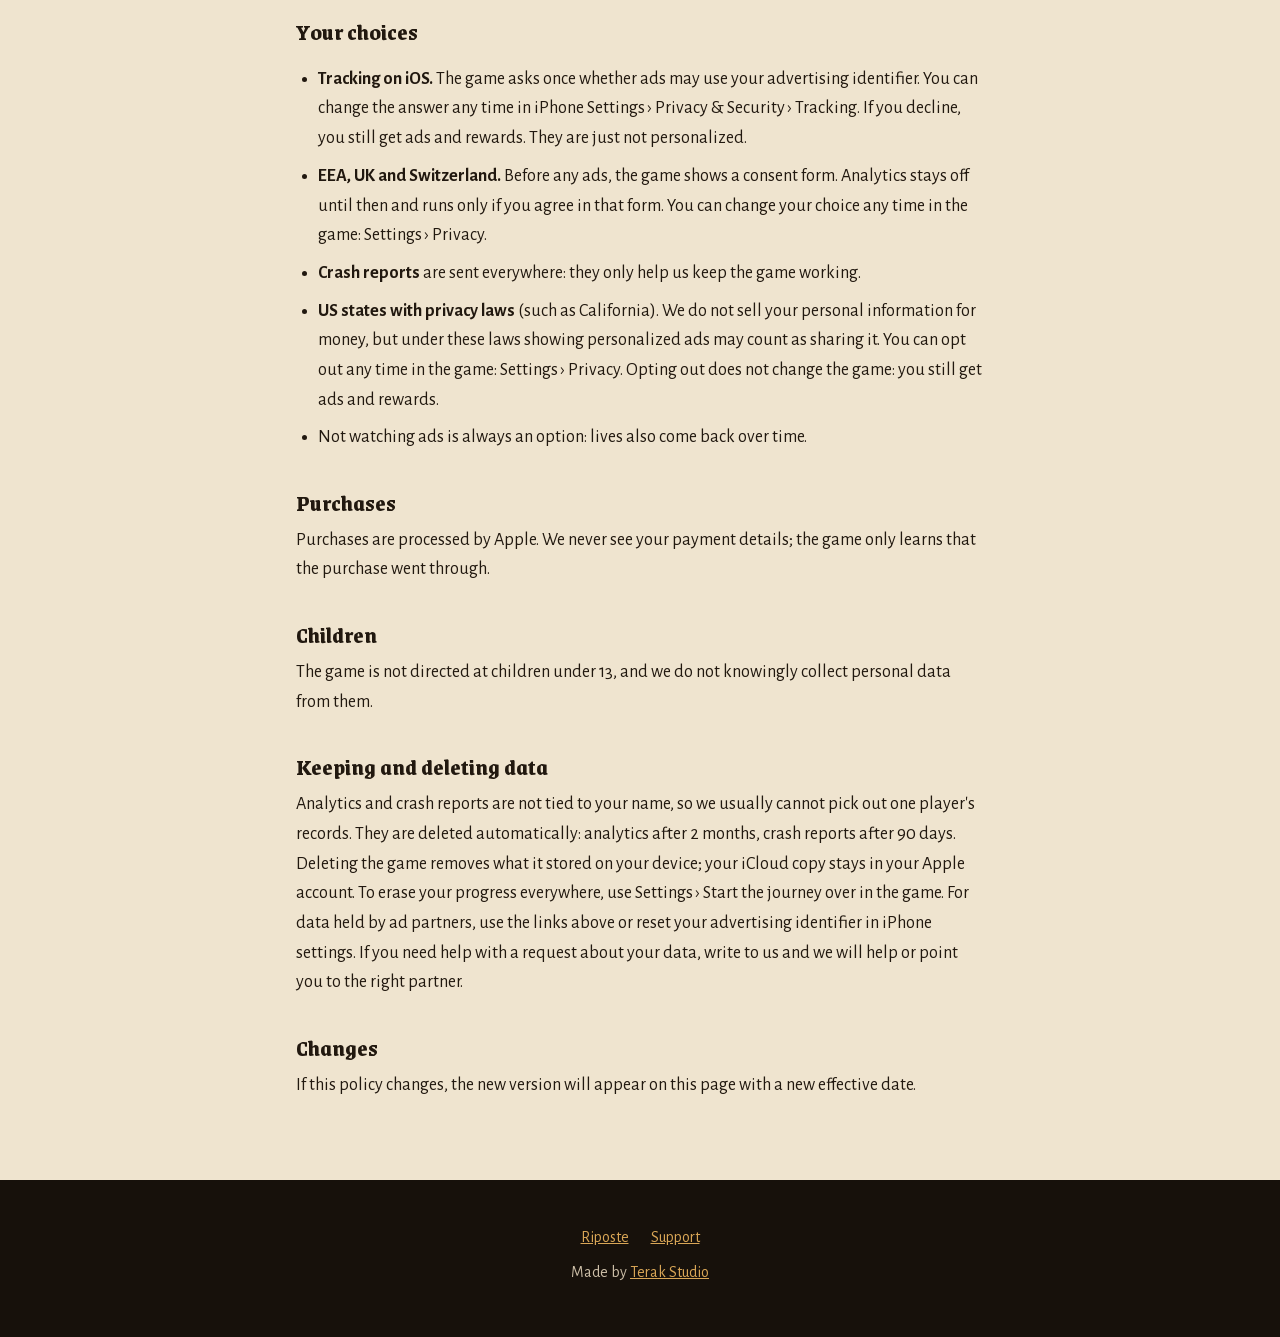
<file: privacy.html>
<!doctype html>
<html lang="en">
<head>
<meta charset="utf-8">
<title>Privacy Policy · Riposte</title>
<!-- Политика Riposte переехала. Старый адрес остаётся, потому что он мог попасть в App Store Connect. -->
<meta name="robots" content="noindex">
<link rel="canonical" href="https://sarvar-anvarov.github.io/riposte/privacy.html">
<script>location.replace('/riposte/privacy.html' + location.hash)</script>
<meta http-equiv="refresh" content="0; url=/riposte/privacy.html">
</head>
<body>
<p>The Riposte Privacy Policy is now at <a href="/riposte/privacy.html">sarvar-anvarov.github.io/riposte/privacy.html</a>.</p>
</body>
</html>
</file>
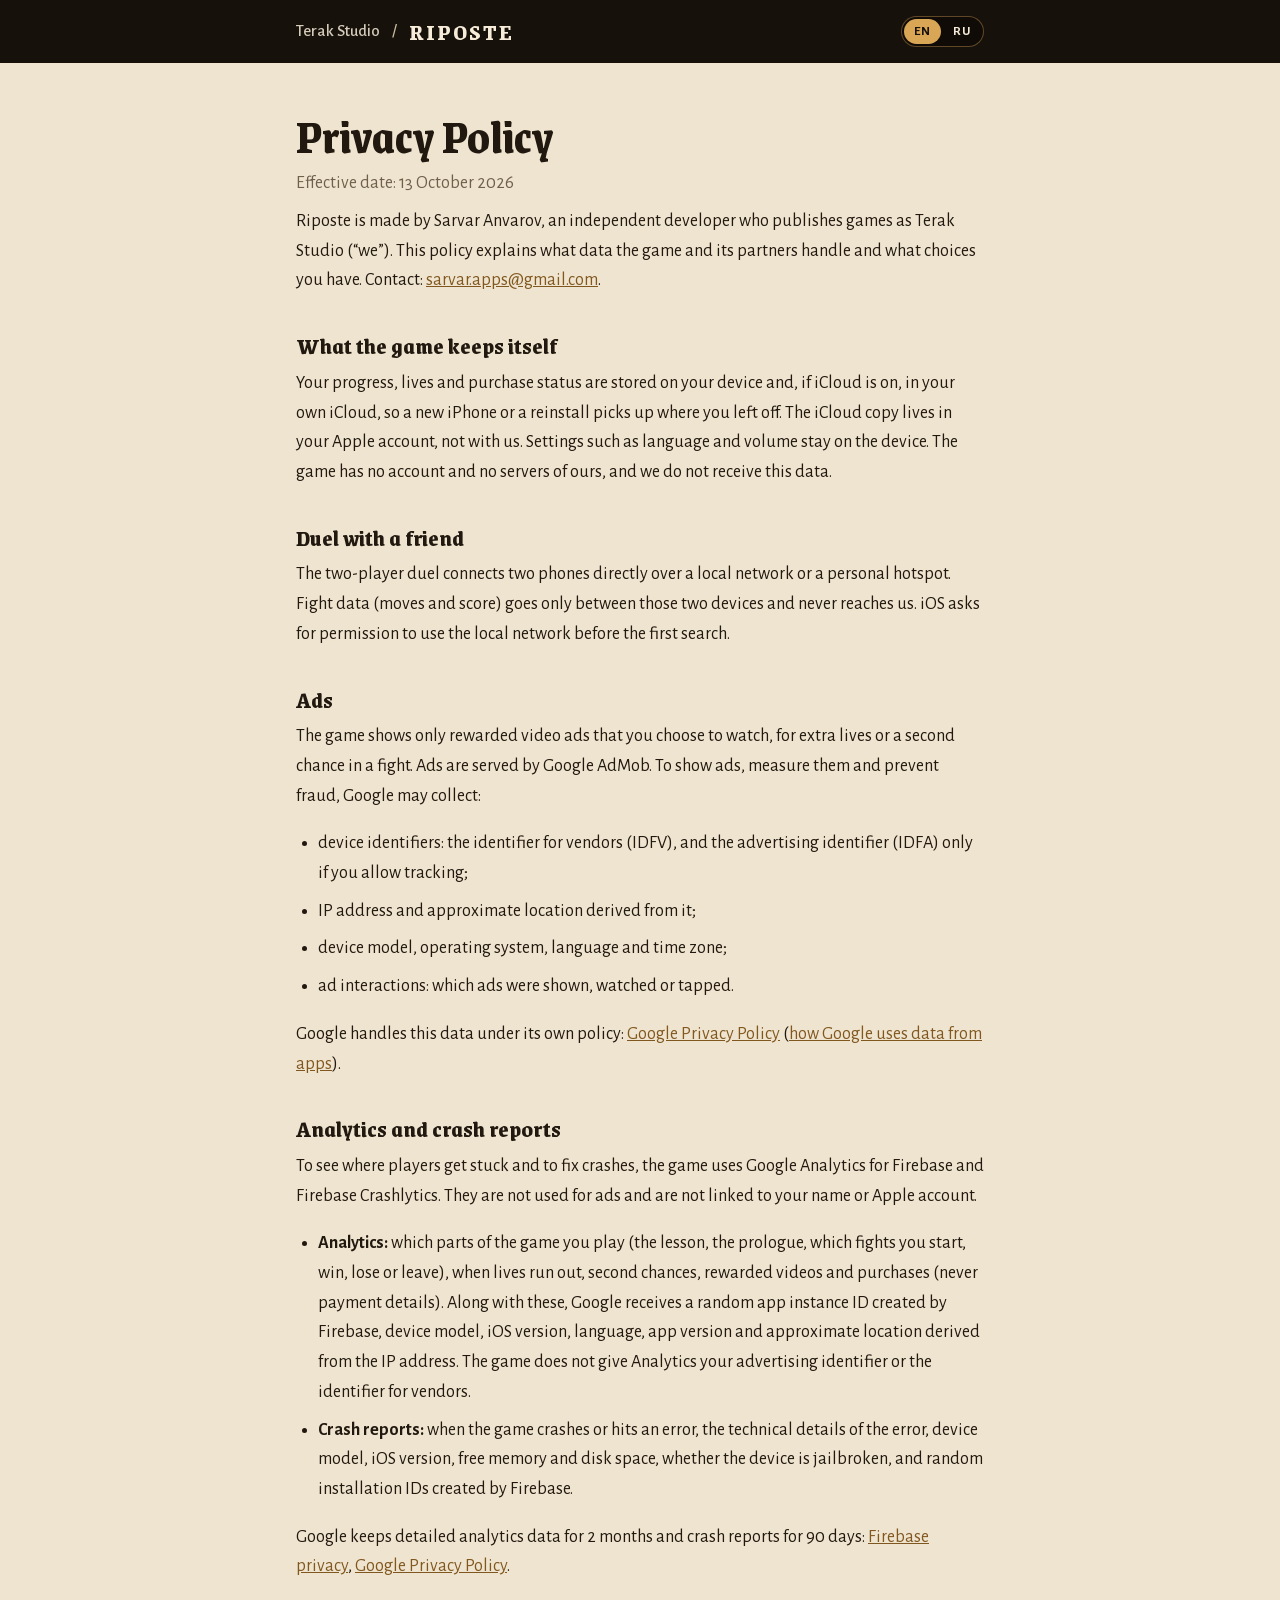
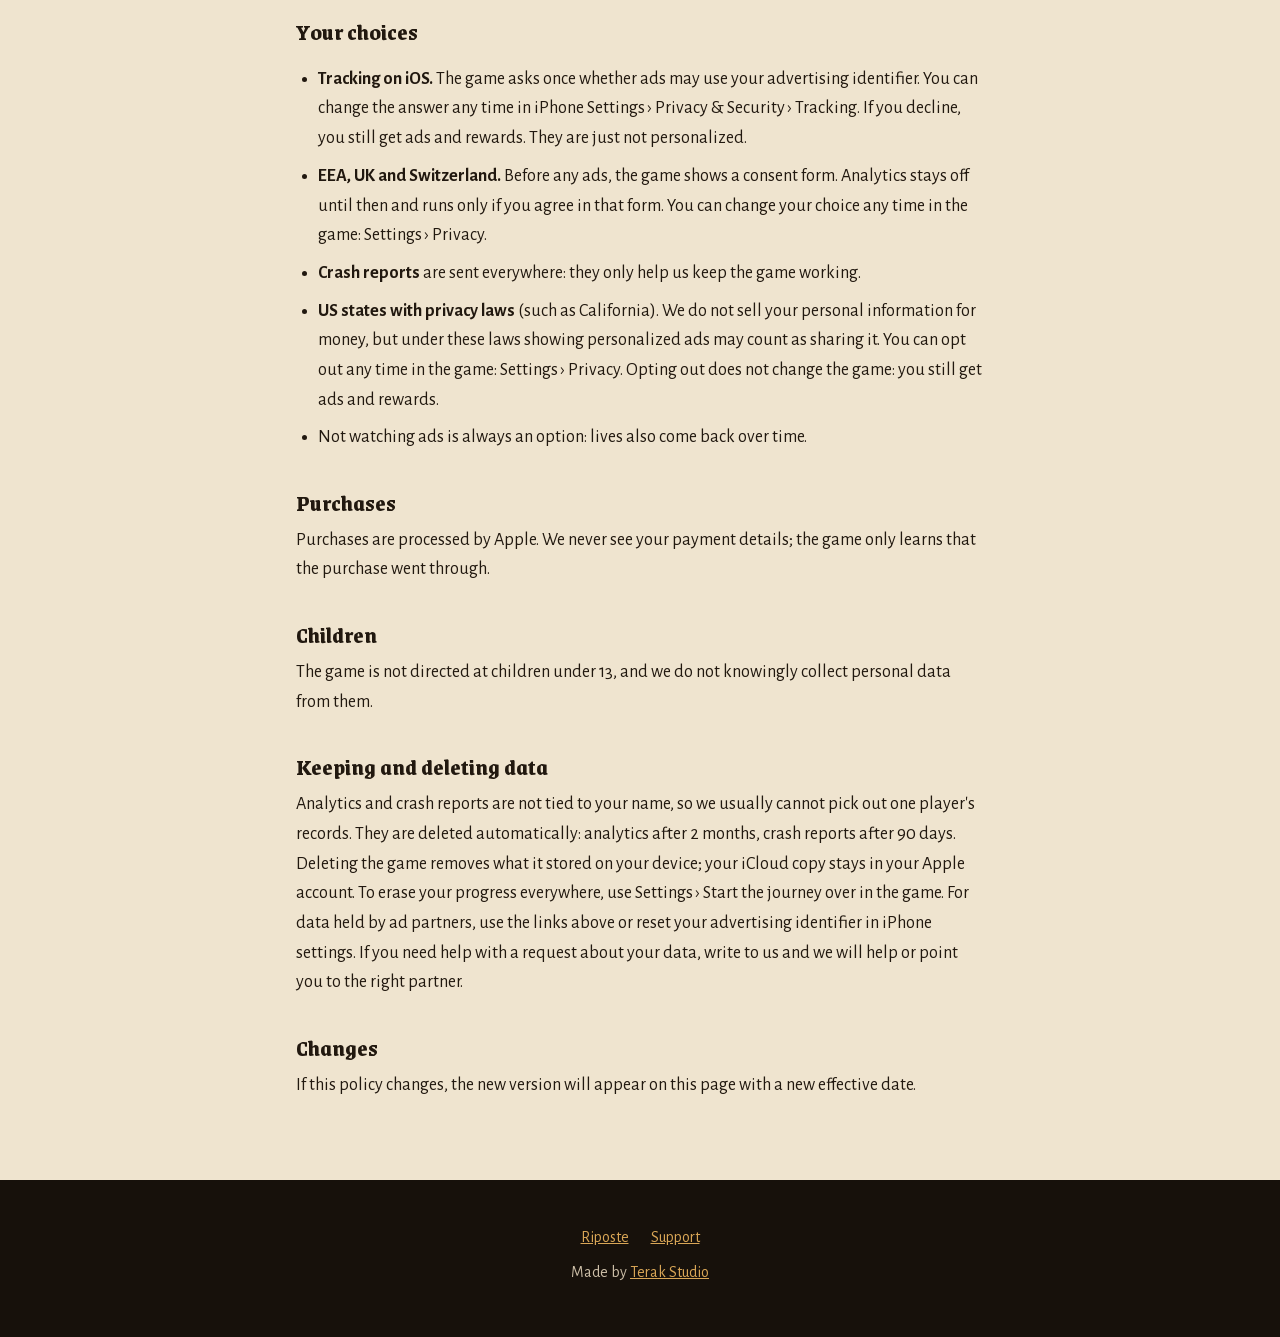
<file: riposte/privacy.html>
<!doctype html>
<html lang="en">
<head>
<meta charset="utf-8">
<meta name="viewport" content="width=device-width, initial-scale=1">
<title>Privacy Policy · Riposte</title>
<meta name="description" content="What data Riposte: Sword Fighting Duel and its ad partners handle, and what choices you have.">
<meta name="theme-color" content="#17110b">
<link rel="canonical" href="https://sarvar-anvarov.github.io/riposte/privacy.html">
<link rel="alternate" hreflang="en" href="https://sarvar-anvarov.github.io/riposte/privacy.html">
<link rel="alternate" hreflang="ru" href="https://sarvar-anvarov.github.io/ru/riposte/privacy.html">
<link rel="alternate" hreflang="x-default" href="https://sarvar-anvarov.github.io/riposte/privacy.html">
<script src="/assets/lang.js?v=2"></script>
<link rel="icon" href="assets/icon-32.png" sizes="32x32" type="image/png">
<link rel="apple-touch-icon" href="assets/icon-180.png">
<link rel="stylesheet" href="assets/riposte.css?v=2">
</head>
<body class="doc">
<header class="topbar"><div class="topbar-in">
  <nav class="crumbs" aria-label="Breadcrumb"><a href="/">Terak Studio</a><span aria-hidden="true">/</span><a class="brand" href="./">RIPOSTE</a></nav>
  <nav class="langs" aria-label="Language"><a href="/riposte/privacy.html" hreflang="en" lang="en" data-lang="en" aria-current="page">EN</a><a href="/ru/riposte/privacy.html" hreflang="ru" lang="ru" data-lang="ru">RU</a></nav>
</div></header>
<main>

<h1>Privacy Policy</h1>
<p class="meta">Effective date: 13 October 2026</p>

<p>Riposte is made by Sarvar Anvarov, an independent developer who publishes games as Terak Studio (“we”). This policy explains what data the game and its partners
handle and what choices you have. Contact: <a href="mailto:sarvar.apps@gmail.com">sarvar.apps@gmail.com</a>.</p>

<h2>What the game keeps itself</h2>
<p>Your progress, lives and purchase status are stored on your device and, if iCloud is on, in your own iCloud,
so a new iPhone or a reinstall picks up where you left off. The iCloud copy lives in your Apple account, not with
us. Settings such as language and volume stay on the device. The game has no account and no servers of ours, and
we do not receive this data.</p>

<h2>Duel with a friend</h2>
<p>The two-player duel connects two phones directly over a local network or a personal hotspot. Fight data
(moves and score) goes only between those two devices and never reaches us. iOS asks for permission to use
the local network before the first search.</p>

<h2>Ads</h2>
<p>The game shows only rewarded video ads that you choose to watch, for extra lives or a second chance in a
fight. Ads are served by Google AdMob. To show ads, measure them and prevent fraud, Google may
collect:</p>
<ul>
  <li>device identifiers: the identifier for vendors (IDFV), and the advertising identifier (IDFA) only if you
    allow tracking;</li>
  <li>IP address and approximate location derived from it;</li>
  <li>device model, operating system, language and time zone;</li>
  <li>ad interactions: which ads were shown, watched or tapped.</li>
</ul>
<p>Google handles this data under its own policy:
  <a href="https://policies.google.com/privacy">Google Privacy Policy</a>
  (<a href="https://policies.google.com/technologies/partner-sites">how Google uses data from apps</a>).</p>

<h2>Analytics and crash reports</h2>
<p>To see where players get stuck and to fix crashes, the game uses Google Analytics for Firebase and Firebase
Crashlytics. They are not used for ads and are not linked to your name or Apple account.</p>
<ul>
  <li><b>Analytics:</b> which parts of the game you play (the lesson, the prologue, which fights you start, win,
    lose or leave), when lives run out, second chances, rewarded videos and purchases (never payment details).
    Along with these, Google receives a random app instance ID created by Firebase, device model, iOS version,
    language, app version and approximate location derived from the IP address. The game does not give Analytics
    your advertising identifier or the identifier for vendors.</li>
  <li><b>Crash reports:</b> when the game crashes or hits an error, the technical details of the error, device
    model, iOS version, free memory and disk space, whether the device is jailbroken, and random installation IDs
    created by Firebase.</li>
</ul>
<p>Google keeps detailed analytics data for 2 months and crash reports for 90 days:
  <a href="https://firebase.google.com/support/privacy">Firebase privacy</a>,
  <a href="https://policies.google.com/privacy">Google Privacy Policy</a>.</p>

<h2>Your choices</h2>
<ul>
  <li><b>Tracking on iOS.</b> The game asks once whether ads may use your advertising identifier. You can change
    the answer any time in iPhone Settings › Privacy &amp; Security › Tracking. If you decline, you still get ads
    and rewards. They are just not personalized.</li>
  <li><b>EEA, UK and Switzerland.</b> Before any ads, the game shows a consent form. Analytics stays off until
    then and runs only if you agree in that form. You can change your choice any time in the game:
    Settings › Privacy.</li>
  <li><b>Crash reports</b> are sent everywhere: they only help us keep the game working.</li>
  <li><b>US states with privacy laws</b> (such as California). We do not sell your personal information for money,
    but under these laws showing personalized ads may count as sharing it. You can opt out any time in the game:
    Settings › Privacy. Opting out does not change the game: you still get ads and rewards.</li>
  <li>Not watching ads is always an option: lives also come back over time.</li>
</ul>

<h2>Purchases</h2>
<p>Purchases are processed by Apple. We never see your payment details; the game only learns that the purchase
went through.</p>

<h2>Children</h2>
<p>The game is not directed at children under 13, and we do not knowingly collect personal data from them.</p>

<h2>Keeping and deleting data</h2>
<p>Analytics and crash reports are not tied to your name, so we usually cannot pick out one player's records.
They are deleted automatically: analytics after 2 months, crash reports after 90 days. Deleting the game removes
what it stored on your device; your iCloud copy stays in your Apple account. To erase your progress everywhere,
use Settings › Start the journey over in the game. For data held by ad partners, use the links above or reset
your advertising identifier in iPhone settings. If you need help with a request about your data, write to us and
we will help or point you to the right partner.</p>

<h2>Changes</h2>
<p>If this policy changes, the new version will appear on this page with a new effective date.</p>

</main>
<footer class="foot">
  <nav><a href="./">Riposte</a><a href="support.html">Support</a></nav>
  <p>Made by <a href="/">Terak Studio</a></p>
</footer>
</body>
</html>
</file>
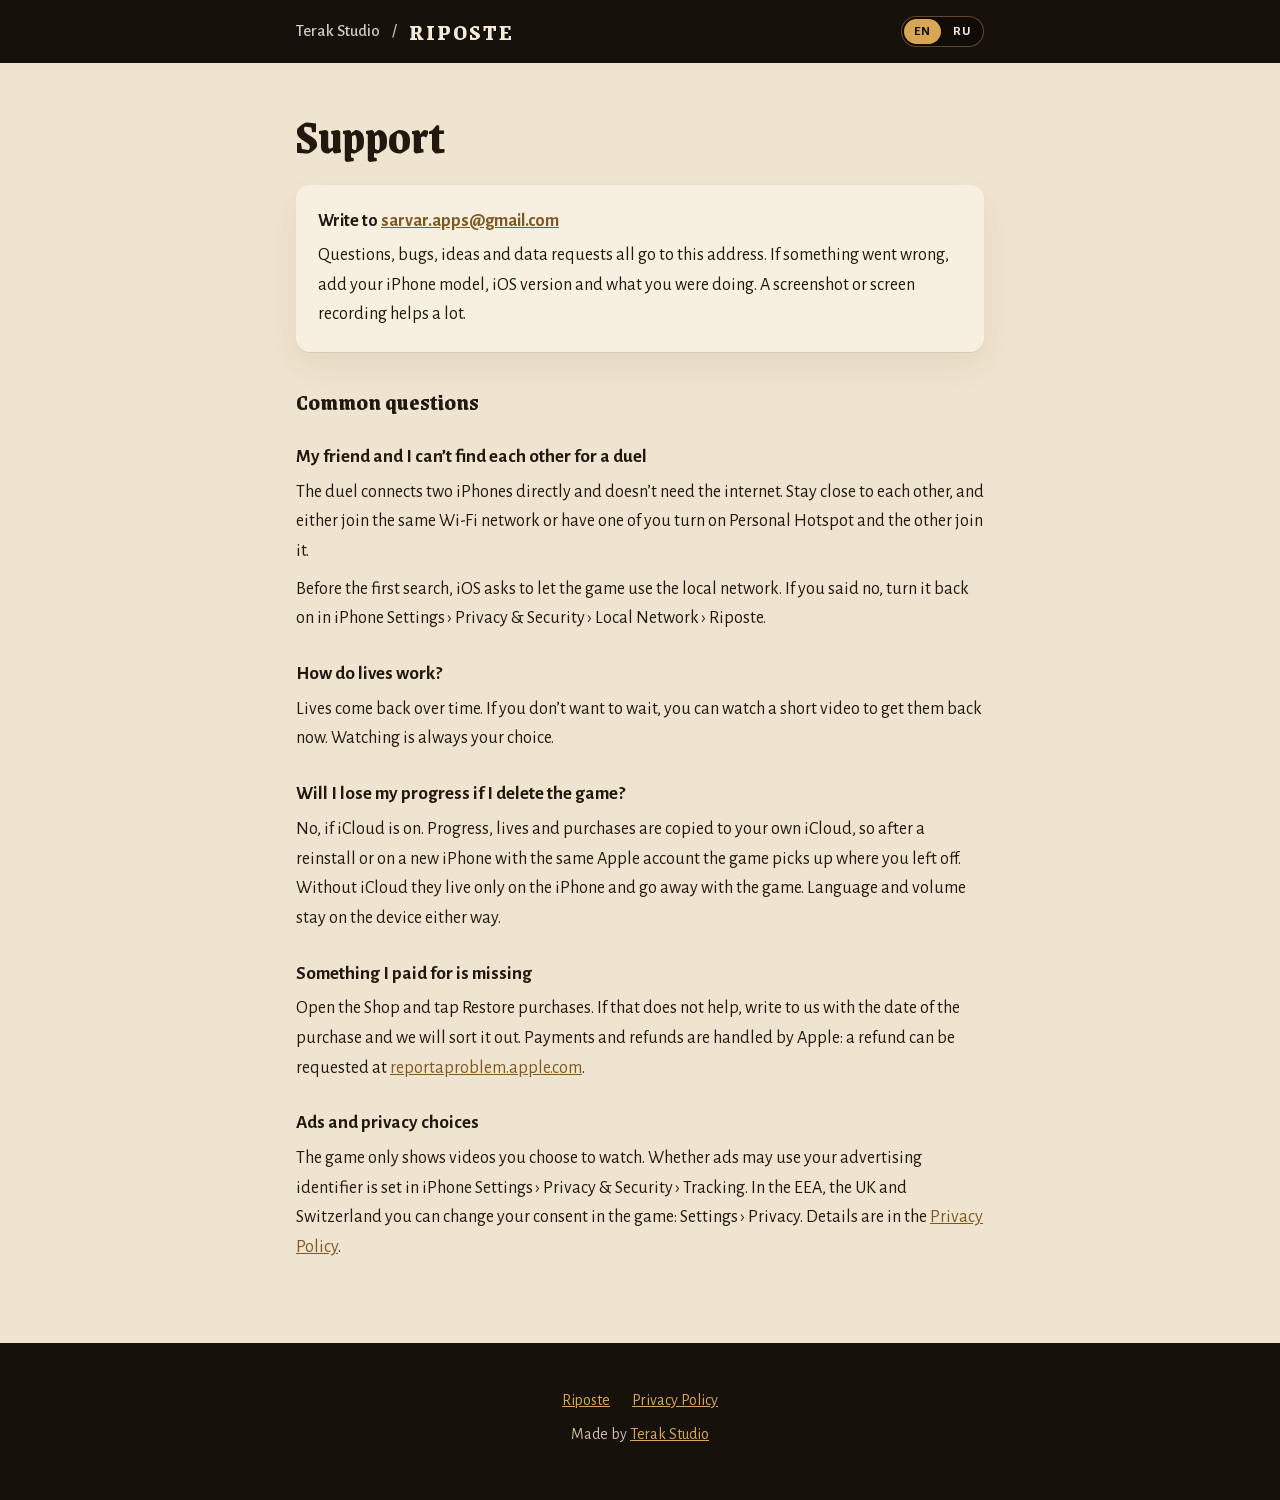
<file: riposte/support.html>
<!doctype html>
<html lang="en">
<head>
<meta charset="utf-8">
<meta name="viewport" content="width=device-width, initial-scale=1">
<title>Support · Riposte</title>
<meta name="description" content="Help with Riposte: Sword Fighting Duel. Duels with a friend, lives, progress, purchases, ads and how to contact the developer.">
<meta name="theme-color" content="#17110b">
<link rel="canonical" href="https://sarvar-anvarov.github.io/riposte/support.html">
<link rel="alternate" hreflang="en" href="https://sarvar-anvarov.github.io/riposte/support.html">
<link rel="alternate" hreflang="ru" href="https://sarvar-anvarov.github.io/ru/riposte/support.html">
<link rel="alternate" hreflang="x-default" href="https://sarvar-anvarov.github.io/riposte/support.html">
<script src="/assets/lang.js?v=2"></script>
<link rel="icon" href="assets/icon-32.png" sizes="32x32" type="image/png">
<link rel="apple-touch-icon" href="assets/icon-180.png">
<link rel="stylesheet" href="assets/riposte.css?v=2">
</head>
<body class="doc">
<header class="topbar"><div class="topbar-in">
  <nav class="crumbs" aria-label="Breadcrumb"><a href="/">Terak Studio</a><span aria-hidden="true">/</span><a class="brand" href="./">RIPOSTE</a></nav>
  <nav class="langs" aria-label="Language"><a href="/riposte/support.html" hreflang="en" lang="en" data-lang="en" aria-current="page">EN</a><a href="/ru/riposte/support.html" hreflang="ru" lang="ru" data-lang="ru">RU</a></nav>
</div></header>
<main>

<h1>Support</h1>

<div class="box">
  <p><b>Write to <a href="mailto:sarvar.apps@gmail.com?subject=Riposte">sarvar.apps@gmail.com</a></b></p>
  <p>Questions, bugs, ideas and data requests all go to this address. If something went wrong, add your iPhone model,
    iOS version and what you were doing. A screenshot or screen recording helps a lot.</p>
</div>

<h2>Common questions</h2>

<h3>My friend and I can’t find each other for a duel</h3>
<p>The duel connects two iPhones directly and doesn’t need the internet. Stay close to each other, and either join the same
  Wi-Fi network or have one of you turn on Personal Hotspot and the other join it.</p>
<p>Before the first search, iOS asks to let the game use the local network. If you said no, turn it back on in iPhone
  Settings › Privacy &amp; Security › Local Network › Riposte.</p>

<h3>How do lives work?</h3>
<p>Lives come back over time. If you don’t want to wait, you can watch a short video to get them back now. Watching is
  always your choice.</p>

<h3>Will I lose my progress if I delete the game?</h3>
<p>No, if iCloud is on. Progress, lives and purchases are copied to your own iCloud, so after a reinstall or on a new
  iPhone with the same Apple account the game picks up where you left off. Without iCloud they live only on the
  iPhone and go away with the game. Language and volume stay on the device either way.</p>

<h3>Something I paid for is missing</h3>
<p>Open the Shop and tap Restore purchases. If that does not help, write to us with the date of the purchase and we
  will sort it out. Payments and refunds are handled by Apple: a refund
  can be requested at <a href="https://reportaproblem.apple.com">reportaproblem.apple.com</a>.</p>

<h3>Ads and privacy choices</h3>
<p>The game only shows videos you choose to watch. Whether ads may use your advertising identifier is set in iPhone
  Settings › Privacy &amp; Security › Tracking. In the EEA, the UK and Switzerland you can change your consent in the game:
  Settings › Privacy. Details are in the <a href="privacy.html">Privacy Policy</a>.</p>

</main>
<footer class="foot">
  <nav><a href="./">Riposte</a><a href="privacy.html">Privacy Policy</a></nav>
  <p>Made by <a href="/">Terak Studio</a></p>
</footer>
</body>
</html>
</file>
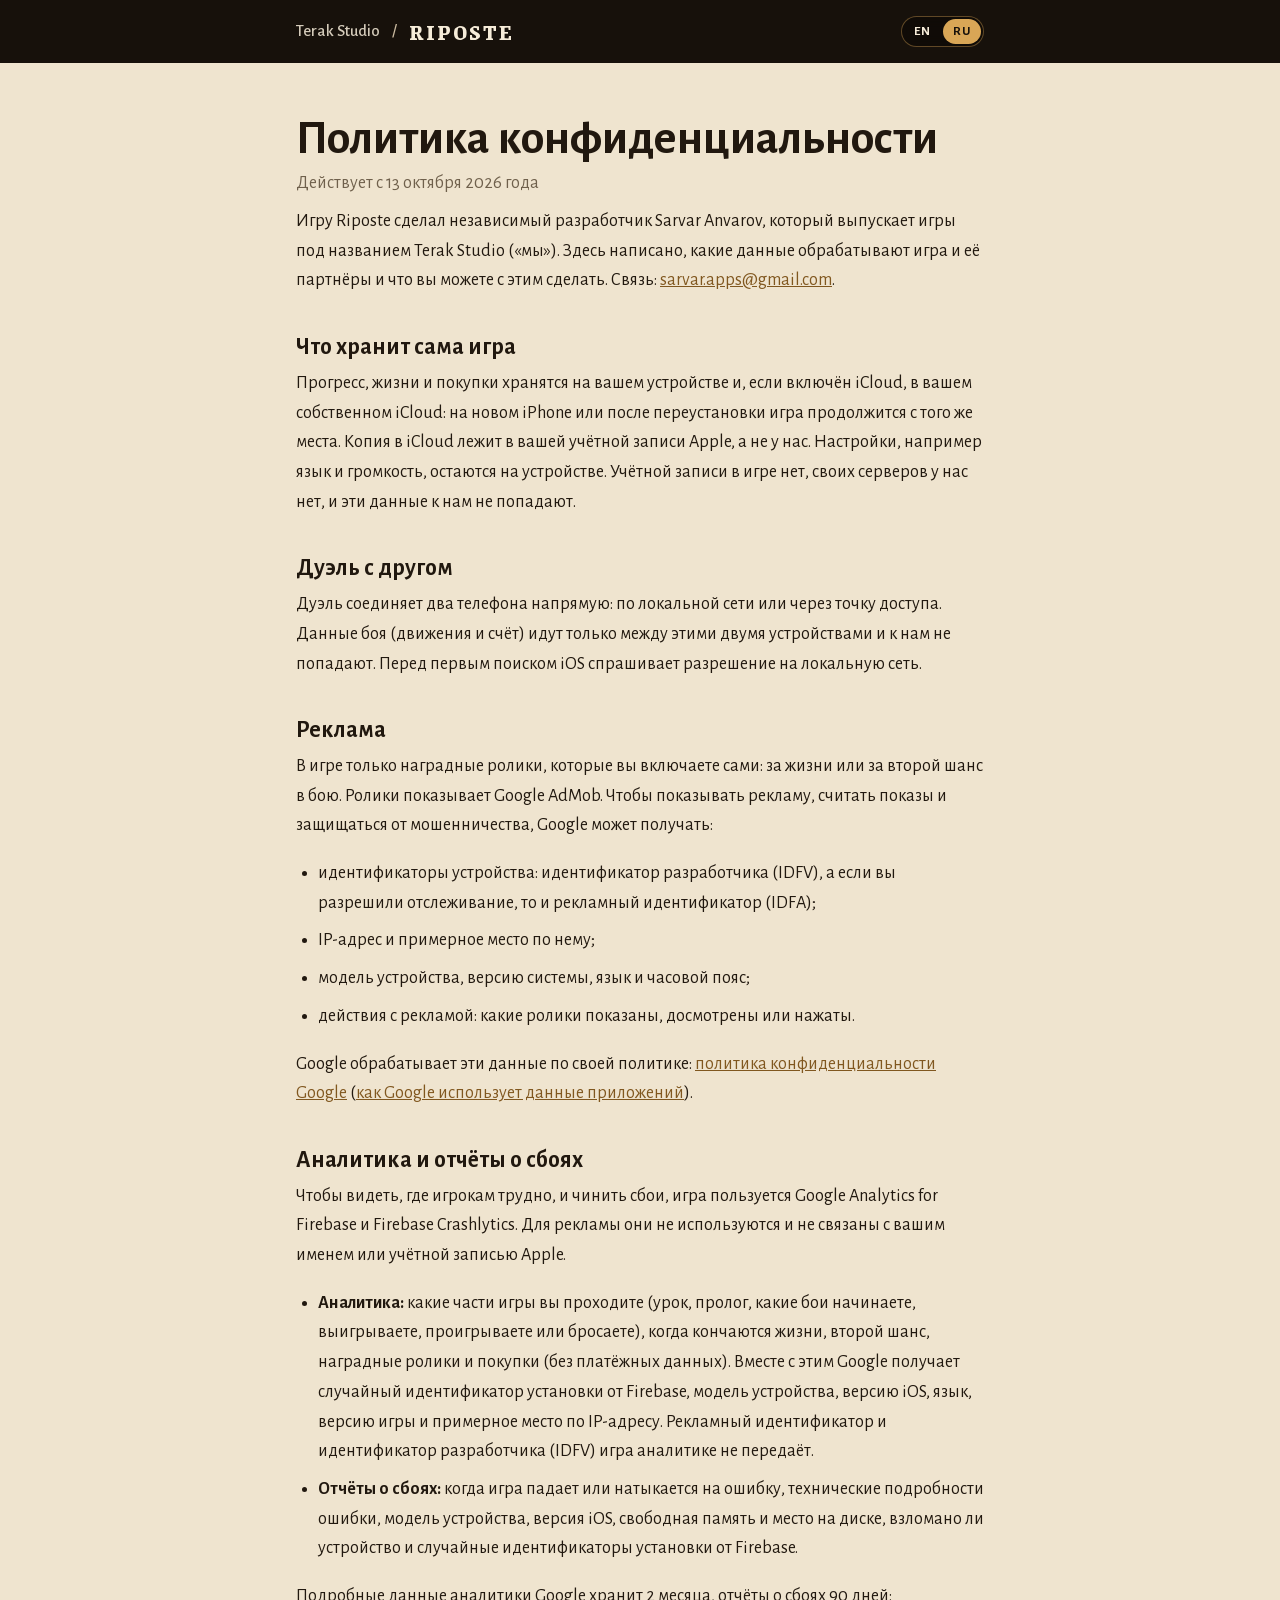
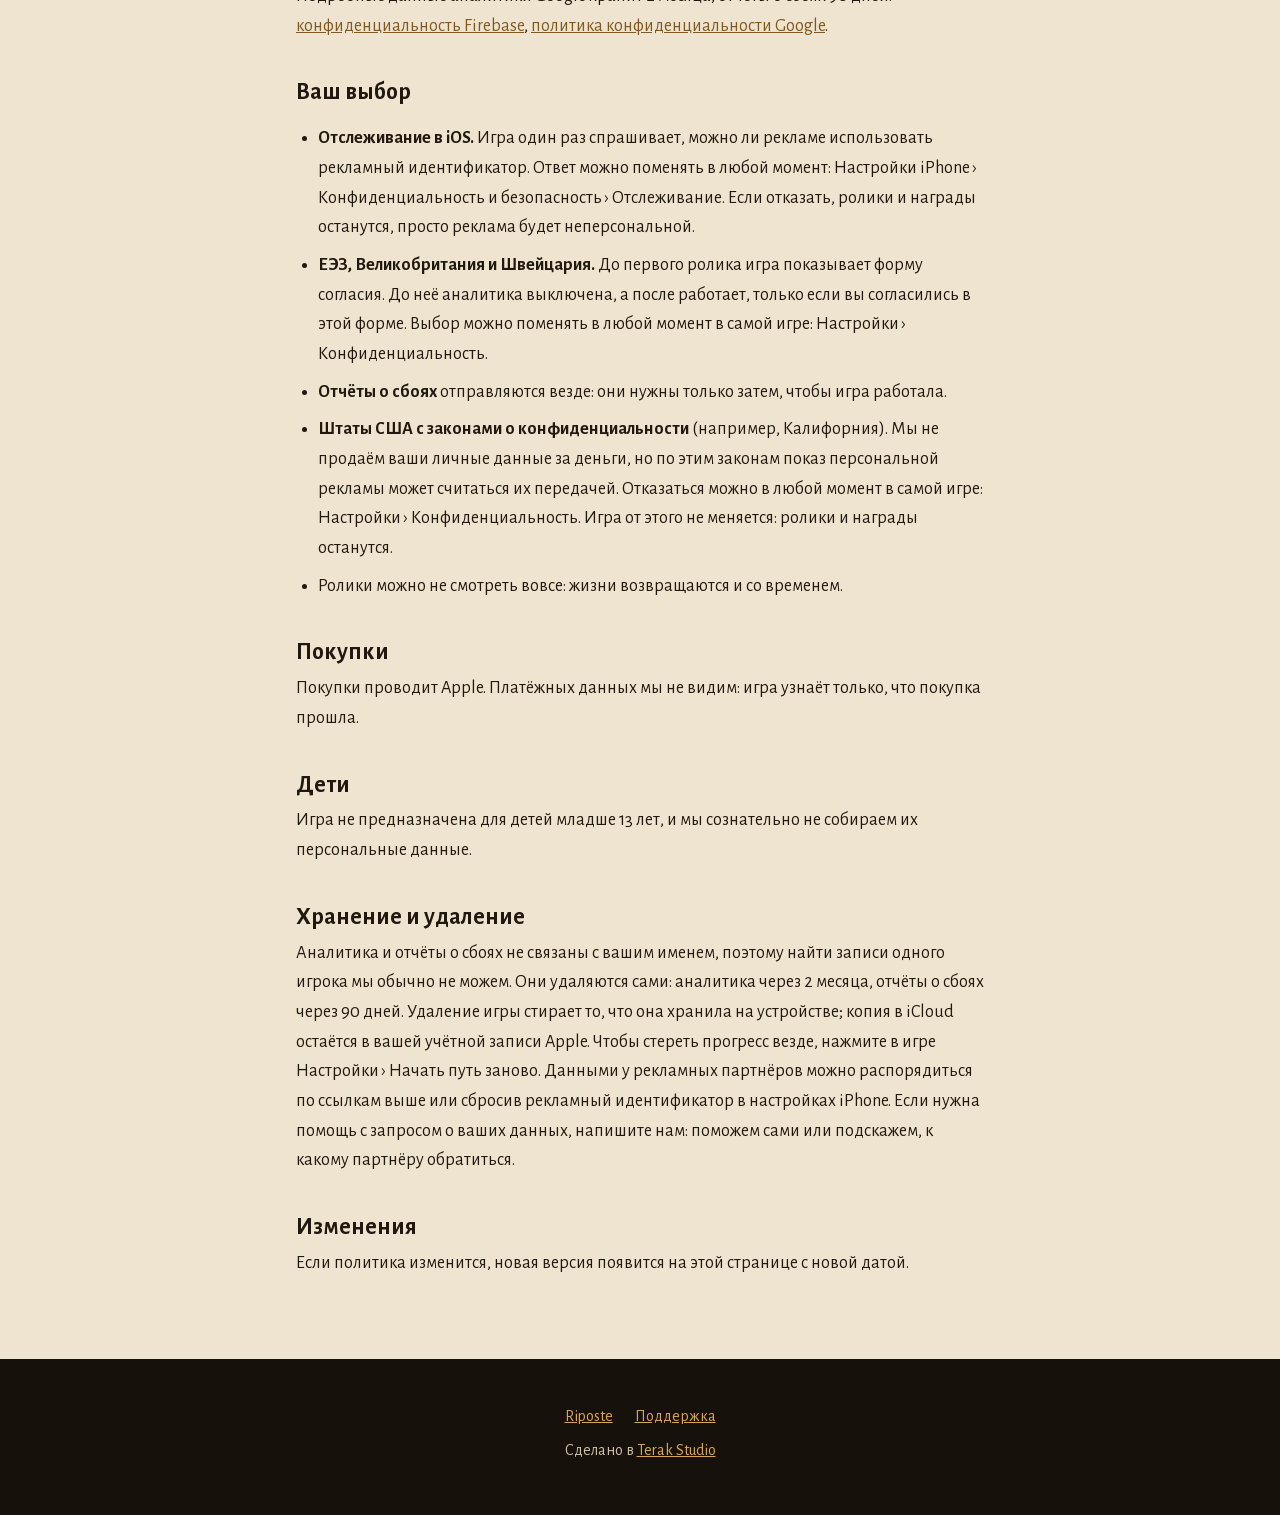
<file: ru/riposte/privacy.html>
<!doctype html>
<html lang="ru">
<head>
<meta charset="utf-8">
<meta name="viewport" content="width=device-width, initial-scale=1">
<title>Политика конфиденциальности · Riposte</title>
<meta name="description" content="Какие данные обрабатывают игра Riposte: Sword Fighting Duel и её рекламные партнёры и что вы можете с этим сделать.">
<meta name="theme-color" content="#17110b">
<link rel="canonical" href="https://sarvar-anvarov.github.io/ru/riposte/privacy.html">
<link rel="alternate" hreflang="en" href="https://sarvar-anvarov.github.io/riposte/privacy.html">
<link rel="alternate" hreflang="ru" href="https://sarvar-anvarov.github.io/ru/riposte/privacy.html">
<link rel="alternate" hreflang="x-default" href="https://sarvar-anvarov.github.io/riposte/privacy.html">
<script src="/assets/lang.js?v=2"></script>
<link rel="icon" href="/riposte/assets/icon-32.png" sizes="32x32" type="image/png">
<link rel="apple-touch-icon" href="/riposte/assets/icon-180.png">
<link rel="stylesheet" href="/riposte/assets/riposte.css?v=2">
</head>
<body class="doc">
<header class="topbar"><div class="topbar-in">
  <nav class="crumbs" aria-label="Путь"><a href="/ru/">Terak Studio</a><span aria-hidden="true">/</span><a class="brand" href="./">RIPOSTE</a></nav>
  <nav class="langs" aria-label="Язык"><a href="/riposte/privacy.html" hreflang="en" lang="en" data-lang="en">EN</a><a href="/ru/riposte/privacy.html" hreflang="ru" lang="ru" data-lang="ru" aria-current="page">RU</a></nav>
</div></header>
<main>

<h1>Политика конфиденциальности</h1>
<p class="meta">Действует с 13 октября 2026 года</p>

<p>Игру Riposte сделал независимый разработчик Sarvar Anvarov, который выпускает игры под названием Terak Studio («мы»). Здесь написано, какие данные обрабатывают игра и её партнёры
и что вы можете с этим сделать. Связь: <a href="mailto:sarvar.apps@gmail.com">sarvar.apps@gmail.com</a>.</p>

<h2>Что хранит сама игра</h2>
<p>Прогресс, жизни и покупки хранятся на вашем устройстве и, если включён iCloud, в вашем собственном iCloud:
на новом iPhone или после переустановки игра продолжится с того же места. Копия в iCloud лежит в вашей учётной
записи Apple, а не у нас. Настройки, например язык и громкость, остаются на устройстве. Учётной записи в игре
нет, своих серверов у нас нет, и эти данные к нам не попадают.</p>

<h2>Дуэль с другом</h2>
<p>Дуэль соединяет два телефона напрямую: по локальной сети или через точку доступа. Данные боя (движения и счёт)
идут только между этими двумя устройствами и к нам не попадают. Перед первым поиском iOS спрашивает разрешение
на локальную сеть.</p>

<h2>Реклама</h2>
<p>В игре только наградные ролики, которые вы включаете сами: за жизни или за второй шанс в бою. Ролики
показывает Google AdMob. Чтобы показывать рекламу, считать показы и защищаться от мошенничества, Google может
получать:</p>
<ul>
  <li>идентификаторы устройства: идентификатор разработчика (IDFV), а если вы разрешили отслеживание, то и
    рекламный идентификатор (IDFA);</li>
  <li>IP-адрес и примерное место по нему;</li>
  <li>модель устройства, версию системы, язык и часовой пояс;</li>
  <li>действия с рекламой: какие ролики показаны, досмотрены или нажаты.</li>
</ul>
<p>Google обрабатывает эти данные по своей политике:
  <a href="https://policies.google.com/privacy">политика конфиденциальности Google</a>
  (<a href="https://policies.google.com/technologies/partner-sites">как Google использует данные приложений</a>).</p>

<h2>Аналитика и отчёты о сбоях</h2>
<p>Чтобы видеть, где игрокам трудно, и чинить сбои, игра пользуется Google Analytics for Firebase и Firebase
Crashlytics. Для рекламы они не используются и не связаны с вашим именем или учётной записью Apple.</p>
<ul>
  <li><b>Аналитика:</b> какие части игры вы проходите (урок, пролог, какие бои начинаете, выигрываете,
    проигрываете или бросаете), когда кончаются жизни, второй шанс, наградные ролики и покупки (без платёжных
    данных). Вместе с этим Google получает случайный идентификатор установки от Firebase, модель устройства,
    версию iOS, язык, версию игры и примерное место по IP-адресу. Рекламный идентификатор и идентификатор
    разработчика (IDFV) игра аналитике не передаёт.</li>
  <li><b>Отчёты о сбоях:</b> когда игра падает или натыкается на ошибку, технические подробности ошибки, модель
    устройства, версия iOS, свободная память и место на диске, взломано ли устройство и случайные
    идентификаторы установки от Firebase.</li>
</ul>
<p>Подробные данные аналитики Google хранит 2 месяца, отчёты о сбоях 90 дней:
  <a href="https://firebase.google.com/support/privacy">конфиденциальность Firebase</a>,
  <a href="https://policies.google.com/privacy">политика конфиденциальности Google</a>.</p>

<h2>Ваш выбор</h2>
<ul>
  <li><b>Отслеживание в iOS.</b> Игра один раз спрашивает, можно ли рекламе использовать рекламный
    идентификатор. Ответ можно поменять в любой момент: Настройки iPhone › Конфиденциальность и безопасность ›
    Отслеживание. Если отказать, ролики и награды останутся, просто реклама будет неперсональной.</li>
  <li><b>ЕЭЗ, Великобритания и Швейцария.</b> До первого ролика игра показывает форму согласия. До неё аналитика
    выключена, а после работает, только если вы согласились в этой форме. Выбор можно поменять в любой момент
    в самой игре: Настройки › Конфиденциальность.</li>
  <li><b>Отчёты о сбоях</b> отправляются везде: они нужны только затем, чтобы игра работала.</li>
  <li><b>Штаты США с законами о конфиденциальности</b> (например, Калифорния). Мы не продаём ваши личные данные
    за деньги, но по этим законам показ персональной рекламы может считаться их передачей. Отказаться можно
    в любой момент в самой игре: Настройки › Конфиденциальность. Игра от этого не меняется: ролики и награды
    останутся.</li>
  <li>Ролики можно не смотреть вовсе: жизни возвращаются и со временем.</li>
</ul>

<h2>Покупки</h2>
<p>Покупки проводит Apple. Платёжных данных мы не видим: игра узнаёт только, что покупка прошла.</p>

<h2>Дети</h2>
<p>Игра не предназначена для детей младше 13 лет, и мы сознательно не собираем их персональные данные.</p>

<h2>Хранение и удаление</h2>
<p>Аналитика и отчёты о сбоях не связаны с вашим именем, поэтому найти записи одного игрока мы обычно не можем.
Они удаляются сами: аналитика через 2 месяца, отчёты о сбоях через 90 дней. Удаление игры стирает то, что она
хранила на устройстве; копия в iCloud остаётся в вашей учётной записи Apple. Чтобы стереть прогресс везде,
нажмите в игре Настройки › Начать путь заново. Данными у рекламных партнёров можно распорядиться по ссылкам
выше или сбросив рекламный идентификатор в настройках iPhone. Если нужна помощь с запросом о ваших данных,
напишите нам: поможем сами или подскажем, к какому партнёру обратиться.</p>

<h2>Изменения</h2>
<p>Если политика изменится, новая версия появится на этой странице с новой датой.</p>

</main>
<footer class="foot">
  <nav><a href="./">Riposte</a><a href="support.html">Поддержка</a></nav>
  <p>Сделано в <a href="/ru/">Terak Studio</a></p>
</footer>
</body>
</html>
</file>
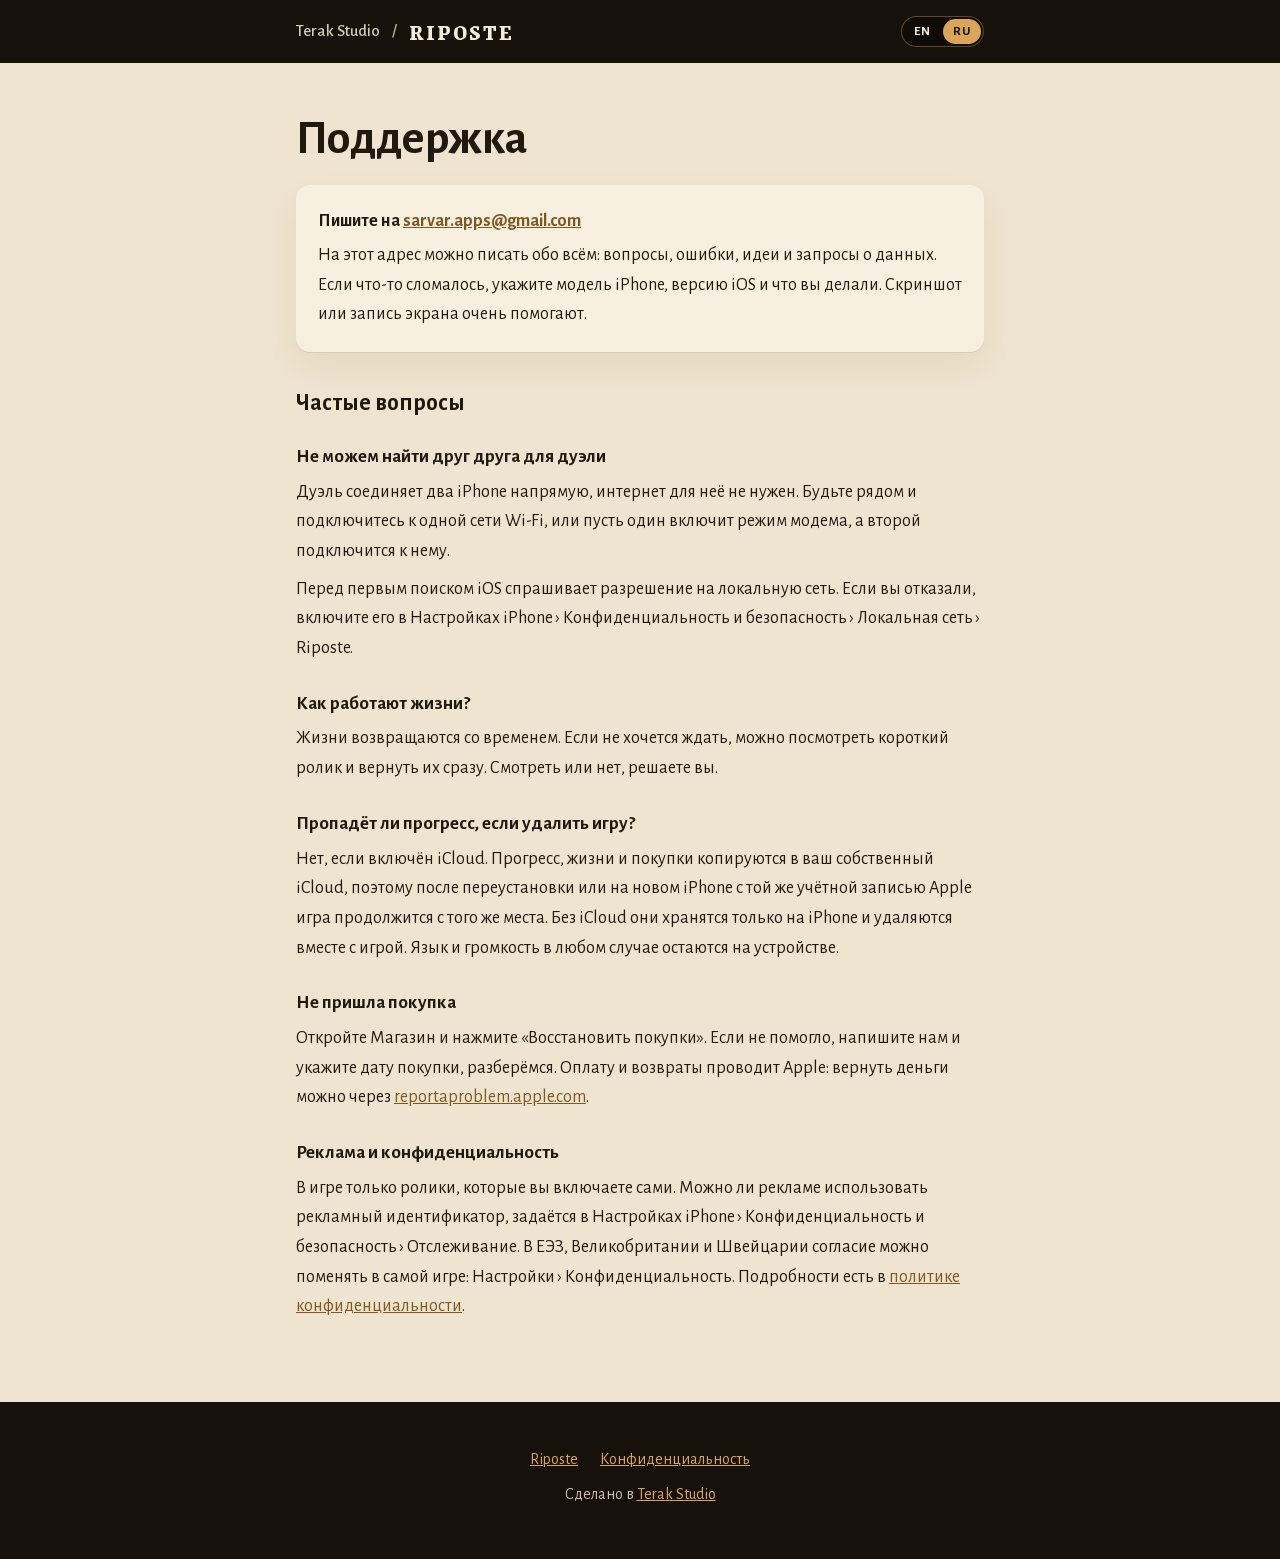
<file: ru/riposte/support.html>
<!doctype html>
<html lang="ru">
<head>
<meta charset="utf-8">
<meta name="viewport" content="width=device-width, initial-scale=1">
<title>Поддержка · Riposte</title>
<meta name="description" content="Помощь по игре Riposte: Sword Fighting Duel: дуэль с другом, жизни, прогресс, покупки, реклама и как связаться с разработчиком.">
<meta name="theme-color" content="#17110b">
<link rel="canonical" href="https://sarvar-anvarov.github.io/ru/riposte/support.html">
<link rel="alternate" hreflang="en" href="https://sarvar-anvarov.github.io/riposte/support.html">
<link rel="alternate" hreflang="ru" href="https://sarvar-anvarov.github.io/ru/riposte/support.html">
<link rel="alternate" hreflang="x-default" href="https://sarvar-anvarov.github.io/riposte/support.html">
<script src="/assets/lang.js?v=2"></script>
<link rel="icon" href="/riposte/assets/icon-32.png" sizes="32x32" type="image/png">
<link rel="apple-touch-icon" href="/riposte/assets/icon-180.png">
<link rel="stylesheet" href="/riposte/assets/riposte.css?v=2">
</head>
<body class="doc">
<header class="topbar"><div class="topbar-in">
  <nav class="crumbs" aria-label="Путь"><a href="/ru/">Terak Studio</a><span aria-hidden="true">/</span><a class="brand" href="./">RIPOSTE</a></nav>
  <nav class="langs" aria-label="Язык"><a href="/riposte/support.html" hreflang="en" lang="en" data-lang="en">EN</a><a href="/ru/riposte/support.html" hreflang="ru" lang="ru" data-lang="ru" aria-current="page">RU</a></nav>
</div></header>
<main>

<h1>Поддержка</h1>

<div class="box">
  <p><b>Пишите на <a href="mailto:sarvar.apps@gmail.com?subject=Riposte">sarvar.apps@gmail.com</a></b></p>
  <p>На этот адрес можно писать обо всём: вопросы, ошибки, идеи и запросы о данных. Если что-то сломалось, укажите модель iPhone, версию iOS
    и что вы делали. Скриншот или запись экрана очень помогают.</p>
</div>

<h2>Частые вопросы</h2>

<h3>Не можем найти друг друга для дуэли</h3>
<p>Дуэль соединяет два iPhone напрямую, интернет для неё не нужен. Будьте рядом и подключитесь к одной сети Wi-Fi,
  или пусть один включит режим модема, а второй подключится к нему.</p>
<p>Перед первым поиском iOS спрашивает разрешение на локальную сеть. Если вы отказали, включите его в Настройках iPhone ›
  Конфиденциальность и безопасность › Локальная сеть › Riposte.</p>

<h3>Как работают жизни?</h3>
<p>Жизни возвращаются со временем. Если не хочется ждать, можно посмотреть короткий ролик и вернуть их сразу. Смотреть или нет,
  решаете вы.</p>

<h3>Пропадёт ли прогресс, если удалить игру?</h3>
<p>Нет, если включён iCloud. Прогресс, жизни и покупки копируются в ваш собственный iCloud, поэтому после
  переустановки или на новом iPhone с той же учётной записью Apple игра продолжится с того же места. Без iCloud они
  хранятся только на iPhone и удаляются вместе с игрой. Язык и громкость в любом случае остаются на устройстве.</p>

<h3>Не пришла покупка</h3>
<p>Откройте Магазин и нажмите «Восстановить покупки». Если не помогло, напишите нам и укажите дату покупки, разберёмся. Оплату и возвраты проводит Apple: вернуть деньги можно через
  <a href="https://reportaproblem.apple.com">reportaproblem.apple.com</a>.</p>

<h3>Реклама и конфиденциальность</h3>
<p>В игре только ролики, которые вы включаете сами. Можно ли рекламе использовать рекламный идентификатор, задаётся в
  Настройках iPhone › Конфиденциальность и безопасность › Отслеживание. В ЕЭЗ, Великобритании и Швейцарии согласие можно
  поменять в самой игре: Настройки › Конфиденциальность. Подробности есть в <a href="privacy.html">политике конфиденциальности</a>.</p>

</main>
<footer class="foot">
  <nav><a href="./">Riposte</a><a href="privacy.html">Конфиденциальность</a></nav>
  <p>Сделано в <a href="/ru/">Terak Studio</a></p>
</footer>
</body>
</html>
</file>
<file: assets/site.css>
/* Общий нейтральный стиль: главная страница разработчика и 404.
   У каждой игры свой стиль в её папке (как /riposte/assets/riposte.css). */

:root {
  color-scheme:light dark;
  --bg:#f5f3ee; --surface:#fffdf9; --text:#1c1a17; --muted:#655f56; --line:#e4dfd5;
  --accent:#1c1a17; --on-accent:#fffdf9;
  --shadow:0 1px 0 rgba(40,30,20,.06), 0 18px 44px rgba(40,30,20,.09);
  --font:-apple-system, BlinkMacSystemFont, "SF Pro Text", "Segoe UI", Roboto, "Helvetica Neue", Arial, sans-serif;
  --display:-apple-system, BlinkMacSystemFont, "SF Pro Display", "Segoe UI", Roboto, "Helvetica Neue", Arial, sans-serif;
}
@media (prefers-color-scheme: dark) {
  :root { --bg:#121110; --surface:#1c1a18; --text:#efebe4; --muted:#a39d93; --line:#2e2b27;
    --accent:#efebe4; --on-accent:#121110; --shadow:0 0 0 1px #2e2b27; }
}
* { box-sizing:border-box; }
body { margin:0; background:var(--bg); color:var(--text); font:17px/1.6 var(--font); -webkit-font-smoothing:antialiased; }
a { color:inherit; }
:focus-visible { outline:2px solid var(--accent); outline-offset:3px; border-radius:4px; }
img { max-width:100%; }
.wrap { max-width:960px; margin:0 auto; padding:0 16px; }
.label { font:600 13px var(--font); letter-spacing:.14em; text-transform:uppercase; color:var(--muted); margin:0 0 16px; }

/* Переключатель языка */
nav.langs { position:absolute; top:20px; right:16px; display:inline-flex; gap:2px; padding:3px; border-radius:999px;
  background:var(--surface); box-shadow:var(--shadow); }
nav.langs a { padding:6px 11px; border-radius:999px; font:600 13px/1 var(--font); letter-spacing:.06em; color:var(--muted); text-decoration:none; }
nav.langs a[aria-current] { background:var(--accent); color:var(--on-accent); }

/* Шапка главной */
.intro { position:relative; padding:72px 16px 48px; }
.intro .mono { display:block; width:56px; height:56px; border-radius:14px; margin-bottom:28px; box-shadow:0 0 0 1px var(--line); }
.intro h1 { font:700 clamp(40px, 7vw, 64px)/1.02 var(--display); letter-spacing:-.025em; margin:0; }
.intro .lead { font-size:clamp(19px, 2.4vw, 23px); line-height:1.45; color:var(--muted); margin:14px 0 0; max-width:560px; }
.button { display:inline-flex; align-items:center; gap:8px; padding:11px 20px; border-radius:999px; background:var(--accent); color:var(--on-accent);
  font-weight:600; text-decoration:none; }

/* Список игр и приложений */
.apps { list-style:none; margin:0; padding:0; display:grid; gap:20px; }
.app { position:relative; display:grid; grid-template-columns:1.15fr 1fr; background:var(--surface); border-radius:22px; overflow:hidden;
  box-shadow:var(--shadow); transition:transform .2s, box-shadow .2s; }
/* Вся карточка ведёт на страницу приложения: ссылка из заголовка растянута на неё целиком */
.app h3 a::after { content:""; position:absolute; inset:0; border-radius:inherit; }
.app:hover { transform:translateY(-2px); box-shadow:0 1px 0 rgba(40,30,20,.06), 0 24px 54px rgba(40,30,20,.13); }
.app:has(h3 a:focus-visible) { outline:2px solid var(--accent); outline-offset:3px; }
.app h3 a:focus-visible { outline:none; }
/* Обложка с постоянной пропорцией: её размер не зависит от длины текста, а значит и от языка */
.app .cover { display:block; aspect-ratio:3/2; background:var(--app-bg, #222); }
.app .cover img { display:block; width:100%; height:100%; object-fit:cover; }
.app .body { padding:28px 30px 30px; display:flex; flex-direction:column; justify-content:center; gap:14px; }
.app .head { display:flex; align-items:center; gap:14px; }
.app .go { margin-left:auto; flex:none; width:36px; height:36px; border-radius:50%; display:grid; place-items:center;
  background:var(--bg); color:var(--muted); transition:background .2s, color .2s; }
.app .go svg { width:18px; height:18px; }
.app:hover .go { background:var(--accent); color:var(--on-accent); }
.app .icon { width:60px; height:60px; border-radius:14px; flex:none; box-shadow:0 0 0 1px rgba(0,0,0,.06); }
.app h3 { font:700 24px/1.15 var(--display); letter-spacing:-.01em; margin:0; }
.app h3 a { text-decoration:none; }
.app h3 + p { margin:2px 0 0; color:var(--muted); font-size:15px; }
.app .desc { margin:0; }
.tags { display:flex; flex-wrap:wrap; gap:6px; margin:0; padding:0; list-style:none; }
.tags li { font-size:13px; font-weight:600; padding:4px 10px; border-radius:999px; background:var(--bg); color:var(--muted); }
/* Цвет приложения смешан с цветом текста, чтобы метка читалась и в светлой, и в тёмной теме */
.tags .soon { color:var(--text); color:color-mix(in srgb, var(--app-accent, var(--text)) 70%, var(--text));
  background:color-mix(in srgb, var(--app-accent, var(--text)) 14%, transparent); }

/* Подвал */
.site-foot { padding:56px 16px 48px; color:var(--muted); font-size:15px; }
.site-foot a { color:var(--text); }

/* Страницы с текстом (404) */
.page { position:relative; max-width:720px; margin:0 auto; padding:64px 16px 72px; }
.page h1 { font:700 clamp(34px, 6vw, 48px)/1.08 var(--display); letter-spacing:-.02em; margin:0 0 10px; }
.page h2 { font:700 23px/1.25 var(--display); margin:36px 0 8px; }
.page h3 { font:600 18px/1.35 var(--font); margin:26px 0 4px; }
.page a:not(.button) { color:var(--app-accent, var(--text)); }
.page .meta { color:var(--muted); margin:0 0 28px; }
.page hr { border:0; border-top:1px solid var(--line); margin:56px 0; }
.page .box { background:var(--surface); border-radius:16px; padding:18px 22px; box-shadow:var(--shadow); }

/* Уже 900px карточка в столбик: обложка сверху во всю ширину */
@media (max-width:900px) {
  .app { grid-template-columns:1fr; }
  .app .cover { aspect-ratio:1200/630; }
}
@media (max-width:760px) {
  .intro { padding:48px 16px 36px; }
  .app .body { padding:22px 20px 24px; }
}
</file>
<file: riposte/assets/riposte.css>
/* Общее для всех страниц Riposte: шрифты, цвета, подвал, страницы с текстом (поддержка, политика) */

/* Шрифты лежат у нас, а не на Google Fonts: быстрее, и IP посетителей не уходят в Google.
   Grenze без кириллицы: русские буквы в заголовках берутся из Alegreya Sans. */
@font-face { font-family:'Grenze'; font-weight:500 700; font-display:swap; src:url(fonts/grenze-latin.woff2) format('woff2');
  unicode-range:U+0000-00FF, U+0131, U+0152-0153, U+02BB-02BC, U+02C6, U+02DA, U+02DC, U+0304, U+0308, U+0329, U+2000-206F, U+20AC, U+2122, U+2191, U+2193, U+2212, U+2215, U+FEFF, U+FFFD; }
@font-face { font-family:'Alegreya Sans'; font-weight:400; font-display:swap; src:url(fonts/alegreya-sans-400-latin.woff2) format('woff2');
  unicode-range:U+0000-00FF, U+0131, U+0152-0153, U+02BB-02BC, U+02C6, U+02DA, U+02DC, U+0304, U+0308, U+0329, U+2000-206F, U+20AC, U+2122, U+2191, U+2193, U+2212, U+2215, U+FEFF, U+FFFD; }
@font-face { font-family:'Alegreya Sans'; font-weight:500; font-display:swap; src:url(fonts/alegreya-sans-500-latin.woff2) format('woff2');
  unicode-range:U+0000-00FF, U+0131, U+0152-0153, U+02BB-02BC, U+02C6, U+02DA, U+02DC, U+0304, U+0308, U+0329, U+2000-206F, U+20AC, U+2122, U+2191, U+2193, U+2212, U+2215, U+FEFF, U+FFFD; }
@font-face { font-family:'Alegreya Sans'; font-weight:700; font-display:swap; src:url(fonts/alegreya-sans-700-latin.woff2) format('woff2');
  unicode-range:U+0000-00FF, U+0131, U+0152-0153, U+02BB-02BC, U+02C6, U+02DA, U+02DC, U+0304, U+0308, U+0329, U+2000-206F, U+20AC, U+2122, U+2191, U+2193, U+2212, U+2215, U+FEFF, U+FFFD; }
@font-face { font-family:'Alegreya Sans'; font-weight:400; font-display:swap; src:url(fonts/alegreya-sans-400-cyrillic.woff2) format('woff2');
  unicode-range:U+0301, U+0400-045F, U+0490-0491, U+04B0-04B1, U+2116; }
@font-face { font-family:'Alegreya Sans'; font-weight:500; font-display:swap; src:url(fonts/alegreya-sans-500-cyrillic.woff2) format('woff2');
  unicode-range:U+0301, U+0400-045F, U+0490-0491, U+04B0-04B1, U+2116; }
@font-face { font-family:'Alegreya Sans'; font-weight:700; font-display:swap; src:url(fonts/alegreya-sans-700-cyrillic.woff2) format('woff2');
  unicode-range:U+0301, U+0400-045F, U+0490-0491, U+04B0-04B1, U+2116; }

:root { --sand:#efe4cf; --sand2:#e6d6b8; --line:#e2d1b1; --card:#f7efdf; --ink:#21180f; --muted:#6f604c; --bronze:#80571f; --gold:#d9a656;
  --night:#17110b; --night2:#221a12; --cream:#f6ecd9; --mist:#c9b99f; --blood:#b4462f;
  --display:Grenze, "Alegreya Sans", serif; --text:"Alegreya Sans", system-ui, sans-serif; }
* { box-sizing:border-box; }
body { margin:0; background:var(--sand); color:var(--ink); font:18px/1.6 var(--text); }
a { color:inherit; }
:focus-visible { outline:2px solid var(--gold); outline-offset:3px; }
.sr { position:absolute; width:1px; height:1px; overflow:hidden; clip:rect(0 0 0 0); white-space:nowrap; }

/* Подвал */
.foot { background:var(--night); color:#cdbfa8; text-align:center; padding:44px 16px; font-size:16px; }
.foot b { font:700 28px var(--display); color:var(--cream); display:block; margin-bottom:10px; letter-spacing:.06em; }
.foot nav { display:flex; flex-wrap:wrap; justify-content:center; gap:4px 22px; }
.foot a { color:var(--gold); }
.foot p { margin:10px 0 0; }

/* Страницы с текстом */
.doc { line-height:1.65; }
/* Шапка: путь «студия / игра» и переключатель языка */
.topbar { background:var(--night); padding:14px 16px; }
.topbar-in { max-width:688px; margin:0 auto; display:flex; align-items:center; justify-content:space-between; gap:12px; }
.crumbs { display:flex; align-items:center; gap:12px; min-width:0; font:500 17px/1.2 var(--text); color:var(--mist); }
.crumbs a { color:var(--cream); text-decoration:none; }
.crumbs a:first-child { opacity:.85; white-space:nowrap; }
.crumbs a:hover { opacity:1; }
.crumbs .brand { font:700 24px var(--display); letter-spacing:.08em; }
@media (max-width:420px) { .crumbs { gap:8px; font-size:15px; } .crumbs .brand { font-size:20px; } }

/* Переключатель языка */
nav.langs { display:inline-flex; flex:none; gap:2px; padding:3px; border-radius:999px; background:rgba(0,0,0,.3);
  box-shadow:inset 0 0 0 1px rgba(217,166,86,.4); -webkit-backdrop-filter:blur(6px); backdrop-filter:blur(6px); }
nav.langs a { padding:6px 10px; border-radius:999px; font:700 13px/1 var(--text); letter-spacing:.08em; color:var(--cream);
  text-decoration:none; opacity:1; text-shadow:none; }
nav.langs a[aria-current] { background:var(--gold); color:var(--night); }
.doc main { max-width:720px; margin:0 auto; padding:48px 16px 72px; }
.doc main a { color:var(--bronze); }
.doc h1 { font:700 clamp(34px, 6vw, 48px)/1.05 var(--display); margin:0 0 6px; }
.doc h2 { font:700 24px/1.2 var(--display); margin:36px 0 8px; }
.doc h3 { font:700 19px/1.3 var(--text); margin:28px 0 4px; }
.doc p, .doc li { margin:8px 0; }
.doc ul, .doc ol { padding-left:22px; }
.doc hr { border:0; border-top:1px solid var(--line); margin:64px 0; }
.meta { color:var(--muted); margin:0 0 6px; }
.box { background:var(--card); border-radius:14px; padding:18px 22px; margin:24px 0 8px; box-shadow:0 1px 0 rgba(120,90,50,.12), 0 14px 32px rgba(90,60,25,.07); }
.box p { margin:4px 0; }
</file>
<file: riposte/assets/landing.css>
/* Лендинг Riposte: общий для английской и русской версии */

h2 { font:700 clamp(34px, 4.6vw, 54px)/1.02 var(--display); margin:0; }
h3 { font:700 25px/1.1 var(--display); margin:0 0 8px; }
.kicker { font:500 14px var(--display); letter-spacing:.3em; text-transform:uppercase; color:var(--bronze); margin:0 0 12px; }
.wrap { max-width:1160px; margin:0 auto; padding:0 16px; }

/* Первый экран */
.hero { position:relative; isolation:isolate; overflow:hidden; min-height:min(100svh, 920px); display:flex; flex-direction:column;
  justify-content:flex-end; align-items:center; text-align:center; color:var(--cream); padding:0 16px 10vh; background:var(--night); }
.hero-bg img { position:absolute; inset:0; z-index:-2; width:100%; height:100%; object-fit:cover; object-position:center 30%; }
.hero::before { content:""; position:absolute; inset:0; z-index:-1;
  background:linear-gradient(180deg, rgba(20,14,8,.5) 0, rgba(20,14,8,0) 140px),
    linear-gradient(180deg, rgba(20,14,8,.05) 0%, rgba(20,14,8,.2) 38%, rgba(23,17,11,.94) 96%, var(--night) 100%); }
.hero-nav { position:absolute; top:0; left:0; right:0; display:flex; justify-content:space-between; align-items:center; padding:18px 24px;
  font:500 17px/1.2 var(--text); }
.hero-nav a { display:inline-flex; align-items:center; gap:4px; color:var(--cream); text-decoration:none; opacity:.9; text-shadow:0 1px 12px rgba(0,0,0,.6); }
.hero-nav a:hover { opacity:1; }
.hero-nav svg { width:18px; height:18px; }
.hero-nav .end { display:flex; align-items:center; gap:16px; }
.hero h1 { font:700 clamp(72px, 13vw, 176px)/.85 var(--display); letter-spacing:.03em; margin:0; text-shadow:0 6px 48px rgba(0,0,0,.5); }
.hero .sub { font:500 clamp(15px, 2vw, 22px) var(--display); letter-spacing:.32em; text-transform:uppercase; color:var(--gold); margin:14px 0 22px; }
.hero p { max-width:520px; margin:0 auto 30px; font-size:20px; color:#eadfca; }
.pill { display:inline-flex; gap:10px; align-items:center; padding:12px 24px; border:1px solid rgba(217,166,86,.7); border-radius:999px;
  color:var(--cream); font-weight:500; background:rgba(0,0,0,.28); -webkit-backdrop-filter:blur(6px); backdrop-filter:blur(6px); }
.pill::before { content:""; width:8px; height:8px; border-radius:50%; background:var(--gold); box-shadow:0 0 12px var(--gold); }

/* Сюжет: три акта на тёмном */
.acts { background:var(--night); color:var(--cream); padding:72px 0 96px; }
.acts .kicker { color:var(--gold); }
.acts-head { text-align:center; margin-bottom:44px; }
.row { display:grid; grid-template-columns:repeat(3, 1fr); gap:20px; }
.act { position:relative; aspect-ratio:4/5; border-radius:14px; overflow:hidden; background:var(--night2);
  box-shadow:0 30px 60px rgba(0,0,0,.45), inset 0 0 0 1px rgba(217,166,86,.18); }
.act img { position:absolute; inset:0; width:100%; height:100%; object-fit:cover; }
.act::after { content:""; position:absolute; inset:0; background:linear-gradient(180deg, transparent 50%, rgba(15,10,6,.92) 90%); }
.act div { position:absolute; z-index:1; left:0; right:0; bottom:0; padding:24px 24px 26px; }
.act b { display:block; font:700 15px var(--display); letter-spacing:.3em; color:var(--gold); margin-bottom:6px; }
.act p { margin:0; color:#e4d6bd; font-size:17px; line-height:1.5; }
.acts-foot { max-width:620px; margin:44px auto 0; text-align:center; font:500 clamp(22px, 2.6vw, 28px)/1.3 var(--display); color:var(--cream); }
.acts-foot em { font-style:normal; color:var(--gold); }

/* Как играется: плитки */
.play { padding:96px 0 40px; }
.play-head { max-width:640px; margin-bottom:36px; }
.bento { display:grid; grid-template-columns:repeat(3, 1fr); gap:18px; }
.tile { position:relative; background:var(--card); border-radius:18px; padding:28px; box-shadow:0 1px 0 rgba(120,90,50,.12), 0 18px 40px rgba(90,60,25,.08);
  display:flex; flex-direction:column; gap:22px; }
.tile p { margin:0; color:var(--muted); font-size:17px; }
.span2 { grid-column:span 2; }
.visual { border-radius:12px; background:var(--night); color:var(--cream); padding:22px; position:relative; overflow:hidden; }

/* Шкала парирования: сама крутится, а по нажатию становится мини-игрой */
.meter { display:flex; flex-direction:column; justify-content:center; width:100%; border:0; text-align:left; font:inherit; cursor:pointer;
  -webkit-user-select:none; user-select:none; touch-action:manipulation; -webkit-tap-highlight-color:transparent; }
.span2 .meter { flex:1; min-height:150px; padding:24px 28px 28px; }
.meter > span { display:flex; }
.meter .top { justify-content:space-between; align-items:center; gap:12px; min-height:40px; margin-bottom:6px; }
.meter .say { align-items:center; gap:8px; font:500 13px var(--display); letter-spacing:.2em; text-transform:uppercase; color:var(--gold); }
.meter .say::before { content:""; flex:none; width:7px; height:7px; border-radius:50%; background:var(--gold); box-shadow:0 0 10px var(--gold); animation:pulse 1.6s infinite; }
.meter .labels, .meter .ticks { justify-content:space-between; font:500 13px var(--display); letter-spacing:.18em; text-transform:uppercase; color:var(--mist); }
.meter .labels span:first-child { width:66.7%; } .meter .labels span:last-child { color:var(--gold); width:33.3%; text-align:center; }
.bar { position:relative; height:24px; margin:12px 0; border-radius:12px; display:flex; }
.bar .wind { flex:0 0 66.7%; border-radius:12px 0 0 12px; background:repeating-linear-gradient(-45deg, #3a2e22 0 8px, #30261c 8px 16px); }
.bar .win { flex:1; border-radius:0 12px 12px 0; background:linear-gradient(90deg, #b27b30, var(--gold)); animation:glow 2.6s infinite; }
.bar .cursor { position:absolute; top:-7px; bottom:-7px; width:4px; margin-left:-2px; border-radius:2px; background:var(--cream);
  box-shadow:0 0 12px rgba(255,240,210,.9); animation:sweep 2.6s infinite; }
.meter .ticks { font-size:12px; letter-spacing:.1em; gap:12px; }
.meter .ticks span { white-space:nowrap; }
.flash { flex:none; font:700 22px var(--display); letter-spacing:.2em; color:var(--gold); text-shadow:0 0 18px rgba(217,166,86,.8); animation:flash 2.6s infinite; }
@keyframes sweep { 0% { left:0; } 70% { left:100%; } 100% { left:100%; } }
@keyframes glow { 0%, 46% { opacity:.5; box-shadow:none; } 50%, 70% { opacity:1; box-shadow:0 0 24px rgba(217,166,86,.85); } 78%, 100% { opacity:.5; box-shadow:none; } }
@keyframes flash { 0%, 58% { opacity:0; transform:scale(.92); } 63%, 80% { opacity:1; transform:scale(1); } 88%, 100% { opacity:0; } }
@keyframes pulse { 50% { opacity:.35; } }

.meter.live .cursor, .meter.live .win, .meter.live .flash { animation:none; }
.meter.live .cursor { left:0; }
.meter.live .win { opacity:.5; transition:opacity .1s, box-shadow .1s; }
.meter.live.open .win { opacity:1; box-shadow:0 0 24px rgba(217,166,86,.85); }
.meter.live .say { font:500 17px/1.2 var(--display); letter-spacing:.02em; text-transform:none; color:var(--cream); }
.meter.live .say::before { display:none; }
.meter.live .flash { opacity:0; transform:scale(.92); transition:opacity .12s, transform .12s; }
.meter.live .flash.show { opacity:1; transform:none; }
.flash.block { color:var(--mist); text-shadow:none; }
.flash.hit { color:#de6448; text-shadow:0 0 18px rgba(180,70,47,.75); }

.pad { display:grid; grid-template-columns:repeat(6, 1fr); gap:10px 0; justify-items:center; padding:20px 10px 16px; }
.pad span { grid-column:span 2; display:flex; flex-direction:column; align-items:center; gap:6px; font:500 12px var(--display); letter-spacing:.14em; text-transform:uppercase; color:var(--mist); }
.pad span.shift { grid-column:2 / span 2; }
.pad i { width:58px; height:58px; border-radius:50%; display:grid; place-items:center; background:rgba(246,236,217,.08);
  box-shadow:inset 0 0 0 1.5px rgba(217,166,86,.55); color:var(--gold); }
.pad svg { width:28px; height:28px; }

.lines { display:flex; flex-direction:column; gap:10px; }
.lines q { quotes:none; align-self:flex-start; max-width:92%; padding:10px 14px; border-radius:4px 14px 14px 14px; background:rgba(246,236,217,.08);
  box-shadow:inset 0 0 0 1px rgba(217,166,86,.3); font:500 18px/1.3 var(--display); }
.lines q:nth-child(2) { align-self:flex-end; border-radius:14px 4px 14px 14px; }
.lines small { font:500 12px var(--display); letter-spacing:.2em; text-transform:uppercase; color:var(--gold); }

.duel svg, .fair svg { display:block; width:100%; height:96px; }

/* Арены */
.arenas { padding:72px 0 56px; }
.strip { display:grid; grid-template-columns:repeat(5, 1fr); gap:14px; margin-top:28px; }
.card { position:relative; aspect-ratio:3/4; border-radius:12px; overflow:hidden; color:var(--cream); background:var(--night2);
  box-shadow:0 18px 36px rgba(60,36,10,.18); }
.card img { width:100%; height:100%; object-fit:cover; display:block; }
.card span { position:absolute; inset:auto 0 0 0; padding:48px 16px 16px; font:700 21px var(--display); background:linear-gradient(transparent, rgba(20,14,8,.88)); }
.card small { display:block; font:500 12px var(--display); letter-spacing:.28em; color:var(--gold); }

/* Коротко об игре */
.glance { padding:0 0 96px; }
.glance dl { margin:0; display:grid; grid-template-columns:repeat(5, 1fr); gap:1px; background:rgba(120,90,50,.16); border-radius:18px; overflow:hidden;
  box-shadow:0 1px 0 rgba(120,90,50,.12), 0 18px 40px rgba(90,60,25,.08); }
.glance dl div { background:var(--card); padding:20px 24px 22px; }
.glance dt { font:500 13px var(--display); letter-spacing:.24em; text-transform:uppercase; color:var(--bronze); }
.glance dd { margin:4px 0 0; font:700 21px/1.2 var(--display); }

.dots { display:none; }

@media (max-width:900px) {
  .row, .strip { display:flex; overflow-x:auto; scroll-snap-type:x mandatory; gap:14px; padding:0 16px 8px; margin-left:-16px; margin-right:-16px; scrollbar-width:none; }
  .row::-webkit-scrollbar, .strip::-webkit-scrollbar { display:none; }
  .act { flex:0 0 82%; scroll-snap-align:center; }
  .card { flex:0 0 64%; scroll-snap-align:center; }
  .dots { display:flex; justify-content:center; gap:7px; margin-top:14px; }
  .dots i { width:6px; height:6px; border-radius:3px; background:currentColor; opacity:.25; transition:width .2s, opacity .2s; }
  .dots i.on { width:18px; opacity:.8; }
  .bento { grid-template-columns:1fr; }
  .span2 { grid-column:auto; }
  .acts { padding:56px 0 64px; }
  .play { padding:64px 0 24px; }
  .arenas { padding:56px 0 40px; }
  .glance { padding-bottom:64px; }
  .glance dl { grid-template-columns:1fr 1fr; }
  .glance dl div:last-child { grid-column:span 2; }
}
@media (max-width:520px) {
  .ticks .wide { display:none; }
}
@media (prefers-reduced-motion: reduce) {
  .bar .cursor, .bar .win, .flash, .meter .say::before { animation:none; }
  .bar .cursor { left:85%; } .bar .win { opacity:1; } .flash { opacity:1; }
}
</file>
